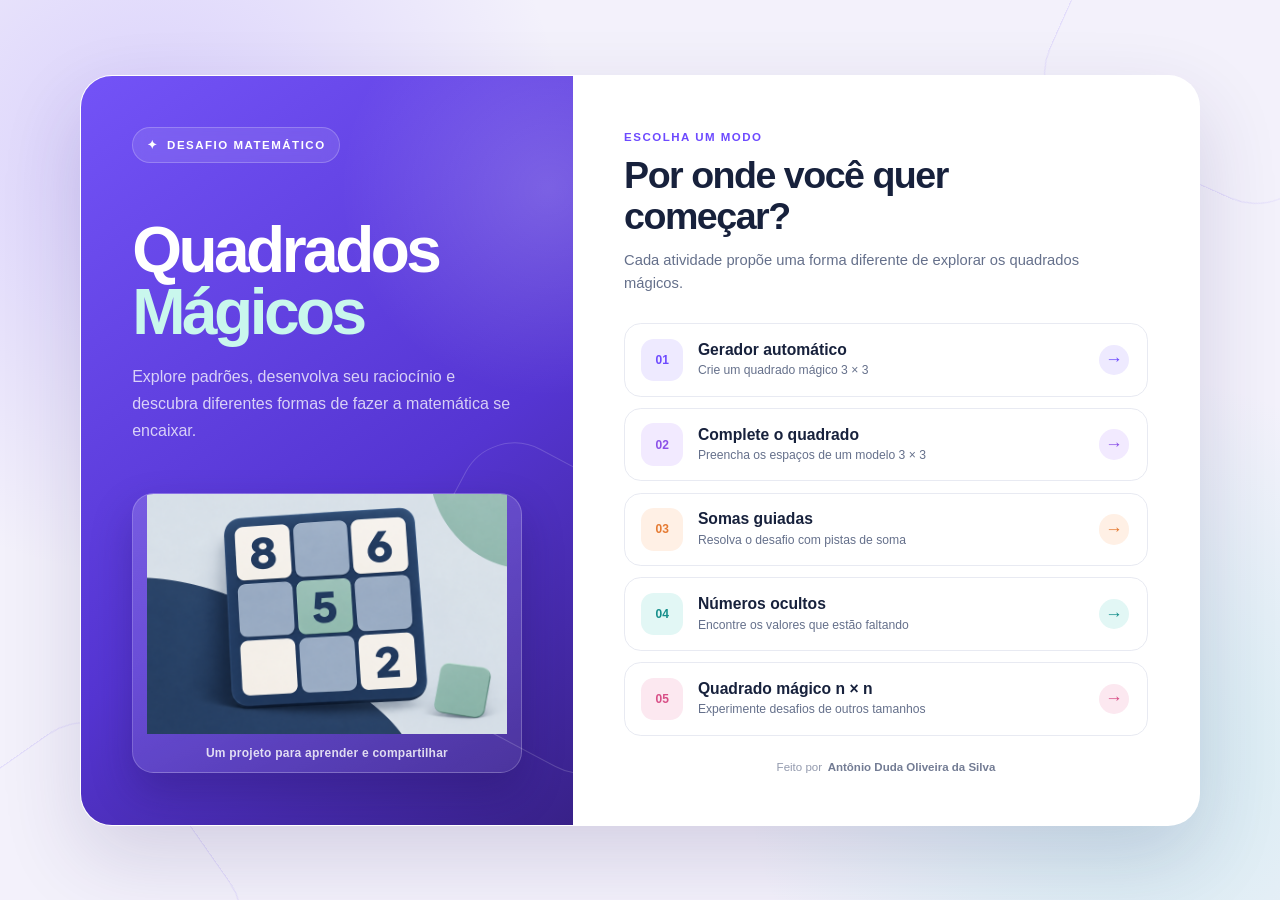
<file: index.html>
<!DOCTYPE html>
<html lang="pt-BR">
<head>
    <meta charset="UTF-8">
    <meta name="viewport" content="width=device-width, initial-scale=1.0">
    <meta name="description" content="Aprenda e pratique quadrados mágicos em cinco modos interativos.">
    <title>Quadrados Mágicos – Aprenda e Pratique Online</title>

    <link rel="canonical" href="https://quadradomagico.antonioduda.workers.dev/">

        <!-- Open Graph -->
    <meta property="og:type" content="website">
    <meta property="og:locale" content="pt_BR">
    <meta property="og:site_name" content="Quadrados Mágicos">
        <meta property="og:title" content="Quadrados Mágicos – Aprenda e Pratique Online">
        <meta property="og:description" content="Aprenda e pratique quadrados mágicos em cinco modos interativos. Explore padrões, raciocínio lógico e desafios matemáticos.">
        <meta property="og:url" content="https://quadradomagico.antonioduda.workers.dev/">
        <meta property="og:image" content="https://quadradomagico.antonioduda.workers.dev/static/og-quadrado-v2.jpg">
        <meta property="og:image:secure_url" content="https://quadradomagico.antonioduda.workers.dev/static/og-quadrado-v2.jpg">
    <meta property="og:image:type" content="image/jpeg">
    <meta property="og:image:width" content="1200">
    <meta property="og:image:height" content="630">
        <meta property="og:image:alt" content="Quadrados Mágicos - aprenda e pratique matemática online">

    <!-- X / Twitter -->
    <meta name="twitter:card" content="summary_large_image">
        <meta name="twitter:title" content="Quadrados Mágicos – Aprenda e Pratique Online">
        <meta name="twitter:description" content="Aprenda e pratique quadrados mágicos em cinco modos interativos.">
        <meta name="twitter:image" content="https://quadradomagico.antonioduda.workers.dev/static/og-quadrado-v2.jpg">
        <meta name="twitter:image:alt" content="Quadrados Mágicos - aprenda e pratique matemática online">

    <style>
:root {
    --ink: #17213c;
    --muted: #65708b;
    --paper: #ffffff;
    --line: #e8eaf2;
    --purple: #6d4aff;
    --purple-dark: #4a2fc4;
}

* {
    box-sizing: border-box;
}

html {
    scroll-behavior: smooth;
}

body {
    min-height: 100vh;
    margin: 0;
    color: var(--ink);
    font-family: "Segoe UI", Arial, sans-serif;
    background:
        radial-gradient(circle at 12% 18%, rgba(132, 100, 255, 0.24), transparent 26rem),
        radial-gradient(circle at 88% 84%, rgba(59, 207, 193, 0.18), transparent 24rem),
        #f3f1fb;
}

body::before,
body::after {
    position: fixed;
    z-index: -1;
    width: 18rem;
    height: 18rem;
    border: 1px solid rgba(109, 74, 255, 0.12);
    border-radius: 4rem;
    content: "";
    transform: rotate(24deg);
}

body::before {
    top: -7rem;
    right: -5rem;
}

body::after {
    bottom: -9rem;
    left: -5rem;
    transform: rotate(55deg);
}

.page-shell {
    display: grid;
    min-height: 100vh;
    padding: clamp(1rem, 4vw, 3.5rem);
    place-items: center;
}

.hero-card {
    display: grid;
    grid-template-columns: minmax(19rem, 0.88fr) minmax(26rem, 1.12fr);
    width: min(70rem, 100%);
    overflow: hidden;
    border: 1px solid rgba(255, 255, 255, 0.8);
    border-radius: 2rem;
    background: var(--paper);
    box-shadow: 0 2rem 5rem rgba(48, 36, 105, 0.16);
}

.intro-panel {
    position: relative;
    display: flex;
    flex-direction: column;
    justify-content: space-between;
    min-height: 44rem;
    padding: clamp(2rem, 4vw, 3.5rem);
    overflow: hidden;
    color: #ffffff;
    background:
        radial-gradient(circle at 95% 15%, rgba(255, 255, 255, 0.18), transparent 13rem),
        linear-gradient(145deg, #7353f7 0%, #5535d2 58%, #382188 100%);
}

.intro-panel::after {
    position: absolute;
    right: -7rem;
    bottom: 5rem;
    width: 17rem;
    height: 17rem;
    border: 1px solid rgba(255, 255, 255, 0.17);
    border-radius: 3.5rem;
    content: "";
    transform: rotate(28deg);
}

.eyebrow,
.step-label {
    display: inline-flex;
    align-items: center;
    gap: 0.55rem;
    width: fit-content;
    font-size: 0.72rem;
    font-weight: 700;
    letter-spacing: 0.13em;
    text-transform: uppercase;
}

.eyebrow {
    padding: 0.65rem 0.85rem;
    border: 1px solid rgba(255, 255, 255, 0.22);
    border-radius: 999px;
    background: rgba(255, 255, 255, 0.1);
    backdrop-filter: blur(8px);
}

.intro-copy {
    position: relative;
    z-index: 1;
    margin: 2.5rem 0 2rem;
}

h1,
h2,
p {
    margin-top: 0;
}

h1,
h2 {
    font-family: "Segoe UI", Arial, sans-serif;
}

h1 {
    margin-bottom: 1.25rem;
    font-size: clamp(2.8rem, 5vw, 4.5rem);
    font-weight: 800;
    line-height: 0.96;
    letter-spacing: -0.055em;
}

h1 span {
    color: #c9f7ed;
}

.intro-copy p {
    max-width: 27rem;
    margin-bottom: 0;
    color: rgba(255, 255, 255, 0.76);
    font-size: 1rem;
    line-height: 1.7;
}

.image-frame {
    position: relative;
    z-index: 1;
    overflow: hidden;
    border: 1px solid rgba(255, 255, 255, 0.2);
    border-radius: 1.35rem;
    background: linear-gradient(160deg, rgba(255, 255, 255, 0.16), rgba(255, 255, 255, 0.07));
    box-shadow: 0 1.2rem 2.5rem rgba(28, 15, 84, 0.28);
}

.magic-image {
    display: block;
    width: 100%;
    height: 15rem;
    object-fit: contain;
    object-position: center bottom;
}

.image-caption {
    display: block;
    padding: 0.75rem 1rem;
    color: rgba(255, 255, 255, 0.82);
    font-size: 0.75rem;
    font-weight: 600;
    text-align: center;
    letter-spacing: 0.02em;
}

.menu-panel {
    display: flex;
    flex-direction: column;
    padding: clamp(2rem, 4vw, 3.5rem);
}

.step-label {
    margin-bottom: 0.75rem;
    color: var(--purple);
}

.menu-header h2 {
    max-width: 28rem;
    margin-bottom: 0.75rem;
    font-size: clamp(1.75rem, 3vw, 2.35rem);
    line-height: 1.1;
    letter-spacing: -0.04em;
}

.menu-header p {
    max-width: 32rem;
    margin-bottom: 1.75rem;
    color: var(--muted);
    font-size: 0.92rem;
    line-height: 1.55;
}

.menu-list {
    display: grid;
    gap: 0.7rem;
}

.menu-item {
    --accent: var(--purple);
    --accent-soft: #eeeaff;
    display: grid;
    grid-template-columns: 2.65rem 1fr 2rem;
    gap: 0.9rem;
    align-items: center;
    min-height: 4.6rem;
    padding: 0.8rem 1rem;
    border: 1px solid var(--line);
    border-radius: 1.05rem;
    color: var(--ink);
    text-decoration: none;
    background: #ffffff;
    transition: border-color 180ms ease, box-shadow 180ms ease, transform 180ms ease;
}

.menu-item:hover,
.menu-item:focus-visible {
    border-color: color-mix(in srgb, var(--accent) 45%, white);
    outline: none;
    box-shadow: 0 0.8rem 1.8rem rgba(45, 34, 95, 0.11);
    transform: translateX(0.35rem);
}

.menu-number {
    display: grid;
    width: 2.65rem;
    height: 2.65rem;
    border-radius: 0.8rem;
    color: var(--accent);
    font-size: 0.75rem;
    font-weight: 800;
    background: var(--accent-soft);
    place-items: center;
}

.menu-copy {
    display: grid;
    gap: 0.16rem;
}

.menu-copy strong {
    font-size: 0.98rem;
    line-height: 1.2;
}

.menu-copy small {
    color: var(--muted);
    font-size: 0.76rem;
    line-height: 1.35;
}

.menu-arrow {
    display: grid;
    width: 1.9rem;
    height: 1.9rem;
    border-radius: 50%;
    color: var(--accent);
    font-size: 1.1rem;
    background: var(--accent-soft);
    transition: color 180ms ease, background 180ms ease;
    place-items: center;
}

.menu-item:hover .menu-arrow,
.menu-item:focus-visible .menu-arrow {
    color: #ffffff;
    background: var(--accent);
}

.mode-violet {
    --accent: #8b51e8;
    --accent-soft: #f2eaff;
}

.mode-orange {
    --accent: #e57a32;
    --accent-soft: #fff0e5;
}

.mode-teal {
    --accent: #168f8b;
    --accent-soft: #e2f7f5;
}

.mode-pink {
    --accent: #d84f87;
    --accent-soft: #fce8f0;
}

.card-footer {
    display: flex;
    flex-wrap: wrap;
    gap: 0.35rem;
    justify-content: center;
    margin-top: auto;
    padding-top: 1.6rem;
    color: #939aae;
    font-size: 0.72rem;
}

.card-footer strong {
    color: #737c94;
    font-weight: 600;
}

@media (max-width: 860px) {
    .hero-card {
        grid-template-columns: 1fr;
        max-width: 40rem;
    }

    .intro-panel {
        display: grid;
        grid-template-columns: 1fr 11rem;
        gap: 1.5rem;
        min-height: auto;
    }

    .eyebrow {
        grid-column: 1 / -1;
    }

    .intro-copy {
        margin: 1rem 0 0;
    }

    .image-frame {
        align-self: end;
    }

    .magic-image {
        height: 12rem;
    }
}

@media (max-width: 560px) {
    .page-shell {
        display: block;
        padding: 0;
    }

    .hero-card {
        border: 0;
        border-radius: 0;
    }

    .intro-panel {
        display: flex;
        min-height: auto;
        padding: 2rem 1.35rem;
    }

    .intro-copy {
        margin: 2rem 0 1.5rem;
    }

    h1 {
        font-size: 3rem;
    }

    .image-frame {
        width: 100%;
    }

    .magic-image {
        height: 14rem;
    }

    .menu-panel {
        padding: 2.25rem 1.1rem 1.5rem;
    }

    .menu-item {
        grid-template-columns: 2.5rem 1fr 1.8rem;
        gap: 0.7rem;
        padding: 0.75rem;
    }

    .menu-item:hover,
    .menu-item:focus-visible {
        transform: translateY(-0.12rem);
    }

    .menu-number {
        width: 2.5rem;
        height: 2.5rem;
    }

    .menu-copy strong {
        font-size: 0.9rem;
    }

    .menu-copy small {
        font-size: 0.7rem;
    }
}

@media (prefers-reduced-motion: reduce) {
    html {
        scroll-behavior: auto;
    }

    .menu-item,
    .menu-arrow {
        transition: none;
    }
}

    </style>
</head>
<body>
    <main class="page-shell">
        <section class="hero-card" aria-labelledby="titulo-principal">
            <div class="intro-panel">
                <span class="eyebrow"><span aria-hidden="true">✦</span> Desafio matemático</span>

                <div class="intro-copy">
                    <h1 id="titulo-principal">Quadrados<br><span>Mágicos</span></h1>
                    <p>Explore padrões, desenvolva seu raciocínio e descubra diferentes formas de fazer a matemática se encaixar.</p>
                </div>

                <div class="image-frame">
                    <img src="static/quadrado.png" class="magic-image" alt="Ilustração de um quadrado mágico">
                    <span class="image-caption">Um projeto para aprender e compartilhar</span>
                </div>
            </div>

            <div class="menu-panel">
                <header class="menu-header">
                    <span class="step-label">Escolha um modo</span>
                    <h2>Por onde você quer começar?</h2>
                    <p>Cada atividade propõe uma forma diferente de explorar os quadrados mágicos.</p>
                </header>

                <nav class="menu-list" aria-label="Modos de jogo">
                    <a class="menu-item mode-blue" href="quadrado1.html">
                        <span class="menu-number">01</span>
                        <span class="menu-copy">
                            <strong>Gerador automático</strong>
                            <small>Crie um quadrado mágico 3 × 3</small>
                        </span>
                        <span class="menu-arrow" aria-hidden="true">→</span>
                    </a>

                    <a class="menu-item mode-violet" href="quadrado2.html">
                        <span class="menu-number">02</span>
                        <span class="menu-copy">
                            <strong>Complete o quadrado</strong>
                            <small>Preencha os espaços de um modelo 3 × 3</small>
                        </span>
                        <span class="menu-arrow" aria-hidden="true">→</span>
                    </a>

                    <a class="menu-item mode-orange" href="quadrado3.html">
                        <span class="menu-number">03</span>
                        <span class="menu-copy">
                            <strong>Somas guiadas</strong>
                            <small>Resolva o desafio com pistas de soma</small>
                        </span>
                        <span class="menu-arrow" aria-hidden="true">→</span>
                    </a>

                    <a class="menu-item mode-teal" href="quadrado4.html">
                        <span class="menu-number">04</span>
                        <span class="menu-copy">
                            <strong>Números ocultos</strong>
                            <small>Encontre os valores que estão faltando</small>
                        </span>
                        <span class="menu-arrow" aria-hidden="true">→</span>
                    </a>

                    <a class="menu-item mode-pink" href="quadrado5.html">
                        <span class="menu-number">05</span>
                        <span class="menu-copy">
                            <strong>Quadrado mágico n × n</strong>
                            <small>Experimente desafios de outros tamanhos</small>
                        </span>
                        <span class="menu-arrow" aria-hidden="true">→</span>
                    </a>
                </nav>

                <footer class="card-footer">
                    <span>Feito por</span>
                    <strong>Antônio Duda Oliveira da Silva</strong>
                </footer>
            </div>
        </section>
    </main>
</body>
</html>
</file>
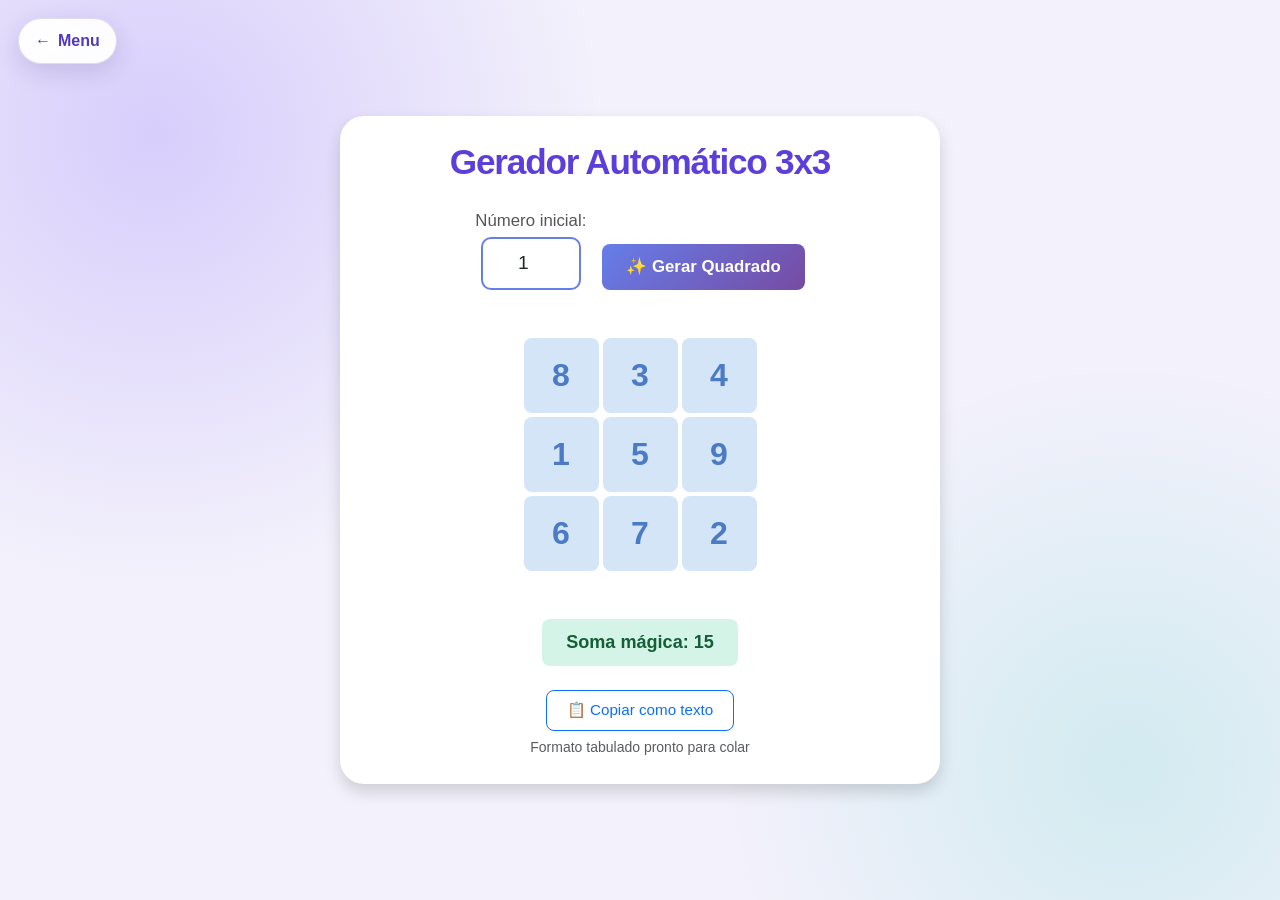
<file: quadrado1.html>
<!DOCTYPE html>
<html lang="pt-br">
<head>
    <meta charset="UTF-8">
    <meta name="viewport" content="width=device-width, initial-scale=1.0">
    <meta name="description" content="Crie quadrados mágicos 3x3 automaticamente, escolha o número inicial e confira a soma mágica de cada linha, coluna e diagonal.">
    <title>Gerador de Quadrado Mágico 3x3</title>
    <link rel="stylesheet" href="https://cdn.jsdelivr.net/npm/bootstrap@5.3.3/dist/css/bootstrap.min.css">
    <link rel="stylesheet" href="static/css/quadrado1.css">
</head>
<body>
<a href="index.html" class="btn btn-voltar-floating" aria-label="Voltar ao menu">&larr; <span>Menu</span></a>
<div class="container container-principal">
    <div class="magic-card bg-white p-4 shadow">
        <h1 class="titulo mb-4">Gerador Automático 3x3</h1>
        <form class="d-flex flex-column flex-sm-row justify-content-center align-items-center gap-3 mb-4" onsubmit="event.preventDefault(); gerarQuadrado();">
            <div class="d-flex flex-column align-items-center">
                <label for="start" class="form-label label-pequeno mb-1 w-100 text-center">Número inicial:</label>
                <input type="number" id="start" value="1" class="form-control text-center input-inicio" style="width:100px;" min="-999" max="999">
            </div>
            <button type="submit" class="btn btn-primary btn-gerar mt-2 mt-sm-4 align-self-sm-end align-self-center">✨ Gerar Quadrado</button>
        </form>
        <div id="magic-result" class="d-flex flex-column align-items-center"></div>
        <div id="copy-box" class="text-center mt-2"></div>
    </div>
</div>
<script src="static/js/magic.js"></script>
<script src="static/js/auto-geracao.js"></script>
<script>
    function copyTexto(texto) {
        if (navigator.clipboard && navigator.clipboard.writeText) {
            navigator.clipboard.writeText(texto).then(() => {
                document.getElementById('copy-box').innerHTML = "<small class='text-success'>Copiado!</small>";
            }).catch(() => {
                document.getElementById('copy-box').innerHTML = "<small class='text-danger'>Não foi possível copiar automaticamente.</small>";
            });
        } else {
            document.getElementById('copy-box').innerHTML = "<small class='text-danger'>Seu navegador não permite cópia automática.</small>";
        }
    }

    function gerarQuadrado() {
        const start = Number(document.getElementById('start').value);
        const square = generateMagicSquareByStart(start);
        const magic = square[0].reduce((a, b) => a + b, 0);

        let table = `<table class="magic-table"><tbody>`;
        for (const row of square) {
            table += "<tr>";
            for (const v of row) table += `<td class="magic-cell">${v}</td>`;
            table += "</tr>";
        }
        table += "</tbody></table>";
        table += `<div class="magic-sum alert alert-info mt-4">Soma mágica: <b>${magic}</b></div>`;
        document.getElementById("magic-result").innerHTML = table;

        const texto = square.map(r => r.join('\t')).join('\n');
        document.getElementById('copy-box').innerHTML = `
            <button type="button" class="btn btn-outline-primary btn-sm mt-3 btn-copiar" onclick='copyTexto(${JSON.stringify(texto)})'>📋 Copiar como texto</button>
            <div class="mt-1"><small class="text-muted">Formato tabulado pronto para colar</small></div>
        `;
    }
    gerarQuadrado = configurarGeracaoAutomatica(['start'], gerarQuadrado);
    window.onload = gerarQuadrado;
</script>
</body>
</html>
</file>
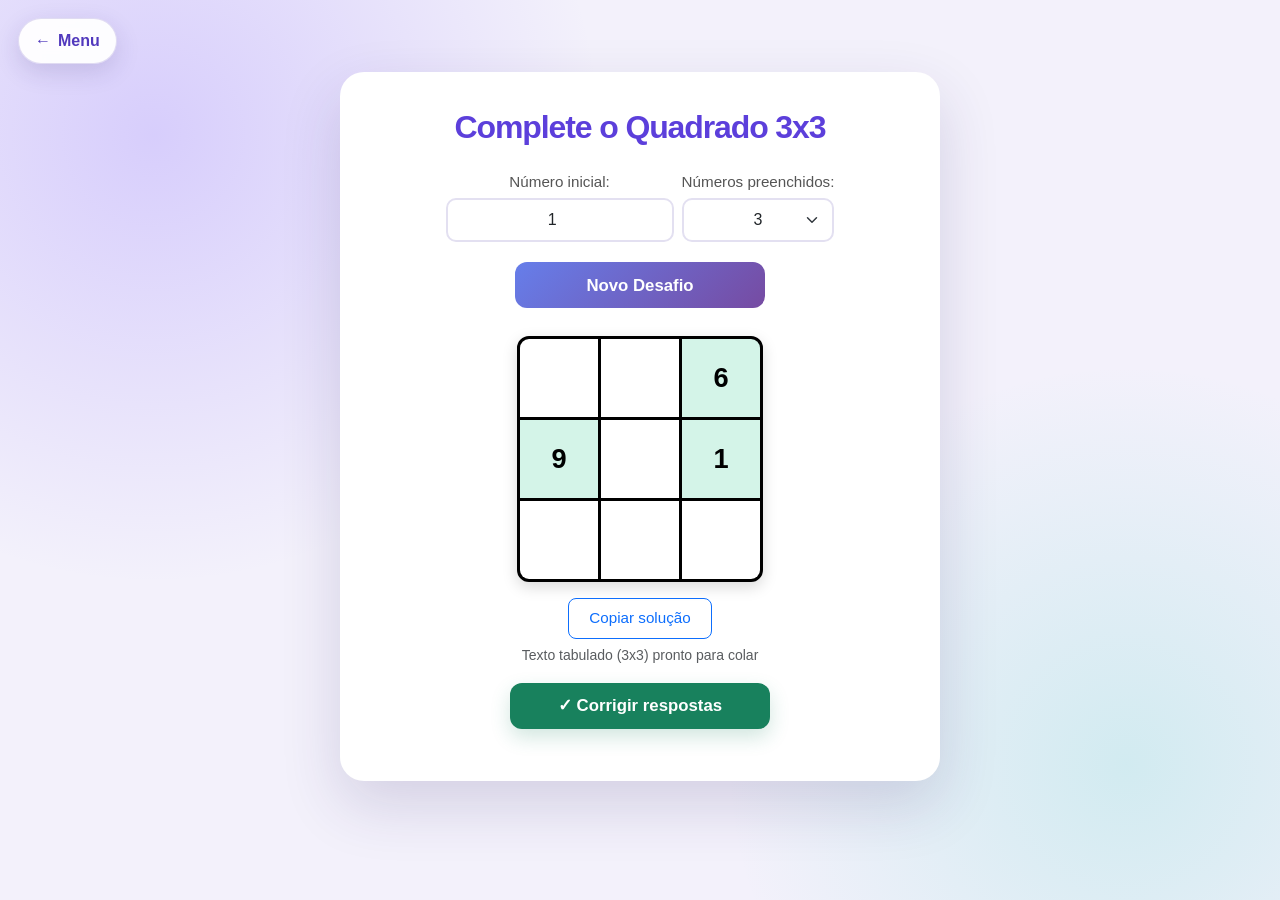
<file: quadrado2.html>
<!DOCTYPE html>
<html lang="pt-br">
<head>
    <meta charset="UTF-8">
    <meta name="viewport" content="width=device-width, initial-scale=1.0">
    <meta name="description" content="Pratique completando um quadrado mágico 3x3: descubra os números que faltam e verifique se todas as somas estão corretas.">
    <title>Complete o Quadrado Mágico 3x3</title>
    <link rel="stylesheet" href="https://cdn.jsdelivr.net/npm/bootstrap@5.3.3/dist/css/bootstrap.min.css">
    <link rel="stylesheet" href="static/css/quadrado2.css">
</head>
<body>
    <a href="index.html" class="btn btn-voltar-floating" aria-label="Voltar ao menu">&larr; <span>Menu</span></a>
    <div class="container d-flex flex-column align-items-center px-2">
        <div class="settings-box text-center mb-3">
            <h1 class="titulo text-center mb-4">Complete o Quadrado 3x3</h1>
            <div class="row g-2 justify-content-center align-items-end mb-3">
                <div class="col-12 col-sm-auto mb-2 mb-sm-0">
                    <label for="start" class="form-label label-pequeno mb-1 w-100">Número inicial:</label>
                    <input type="number" id="start" value="1" class="form-control text-center input-config">
                </div>
                <div class="col-12 col-sm-auto mb-2 mb-sm-0">
                    <label for="visiveis" class="form-label label-pequeno mb-1 w-100">Números preenchidos:</label>
                    <select id="visiveis" class="form-select text-center input-config">
                        <option value="1">1</option>
                        <option value="2">2</option>
                        <option value="3" selected>3</option>
                        <option value="4">4</option>
                        <option value="5">5</option>
                        <option value="6">6</option>
                        <option value="7">7</option>
                        <option value="8">8</option>
                    </select>
                </div>
            </div>
            <button type="button" class="btn btn-primary btn-novo my-1 w-100" style="max-width:250px;" onclick="gerarDesafio()">Novo Desafio</button>
            
            <form id="desafio-form" class="w-100 d-flex flex-column align-items-center" onsubmit="corrigirDesafio(event)">
                <div id="magic-grid-desafio" class="mt-4"></div>
                <div id="copy-box" class="text-center mt-3"></div>
                <button type="submit" class="btn btn-success btn-corrigir mt-3 w-100">✓ Corrigir respostas</button>
                <div id="feedback" class="mt-3 text-center w-100"></div>
            </form>
        </div>
    </div>
    <script src="static/js/auto-geracao.js"></script>
    <script>
        let respostaCorreta = [];
        let startAtual = 1;
        let magicSum = 15;

        function copyTexto(texto) {
            const box = document.getElementById('copy-box');
            if (navigator.clipboard && navigator.clipboard.writeText) {
                navigator.clipboard.writeText(texto).then(() => {
                    box.innerHTML = "<small class='text-success'>Copiado!</small>";
                }).catch(() => {
                    box.innerHTML = "<small class='text-danger'>Não foi possível copiar automaticamente.</small>";
                });
            } else {
                box.innerHTML = "<small class='text-danger'>Seu navegador não permite cópia automática.</small>";
            }
        }

        function rotateRight(sq) {
            return [
                [sq[2][0], sq[1][0], sq[0][0]],
                [sq[2][1], sq[1][1], sq[0][1]],
                [sq[2][2], sq[1][2], sq[0][2]],
            ];
        }
        function flipHorizontal(sq) {
            return [sq[2], sq[1], sq[0]];
        }
        function flipVertical(sq) {
            return sq.map(row => [row[2], row[1], row[0]]);
        }
        function allTransforms(sq) {
            return [
                sq,
                rotateRight(sq),
                rotateRight(rotateRight(sq)),
                rotateRight(rotateRight(rotateRight(sq))),
                flipHorizontal(sq),
                flipVertical(sq),
                rotateRight(flipHorizontal(sq)),
                rotateRight(flipVertical(sq))
            ];
        }

        function gerarQuadrado(start) {
            const base = [
                [8, 1, 6],
                [3, 5, 7],
                [4, 9, 2]
            ];
            const X = start - 1;
            const offseted = base.map(row => row.map(cell => cell + X));
            const variants = allTransforms(offseted);
            return variants[Math.floor(Math.random() * variants.length)];
        }

        function gerarDesafio() {
            document.getElementById('feedback').innerHTML = "";
            startAtual = Number(document.getElementById('start').value);

            const quadrado = gerarQuadrado(startAtual);
            respostaCorreta = quadrado.flat();

            magicSum = quadrado[0].reduce((a, b) => a + b, 0);

            const quantos = parseInt(document.getElementById('visiveis').value, 10);

            const indices = Array.from({length: 9}, (_, i) => i);
            indices.sort(() => Math.random() - 0.5);
            const visiveis = new Set(indices.slice(0, quantos));

            let html = '<div class="magic-grid">';
            for (let i = 0; i < 9; i++) {
                if (visiveis.has(i)) {
                    html += `<div class="magic-cell"><input type="text" value="${respostaCorreta[i]}" readonly class="cell-fixed"></div>`;
                } else {
                    html += `<div class="magic-cell"><input type="number" name="cel${i}" required class="cell-input"></div>`;
                }
            }
            html += '</div>';
            document.getElementById('magic-grid-desafio').innerHTML = html;

            const texto = quadrado.map(r => r.join('\t')).join('\n');
            document.getElementById('copy-box').innerHTML = `
                <button type="button" class="btn btn-outline-primary btn-sm btn-copiar" onclick='copyTexto(${JSON.stringify(texto)})'>Copiar solução</button>
                <div class="mt-1"><small class="text-muted">Texto tabulado (3x3) pronto para colar</small></div>
            `;
        }

        function corrigirDesafio(e) {
            e.preventDefault();
            let ok = true;
            let user = [];
            for (let i = 0; i < 9; i++) {
                const input = document.querySelector(`input[name="cel${i}"]`);
                if (input) {
                    const val = parseInt(input.value, 10);
                    user[i] = val;
                    if (val !== respostaCorreta[i]) {
                        ok = false;
                        input.classList.add("cell-errada");
                        input.classList.remove("cell-certa");
                    } else {
                        input.classList.add("cell-certa");
                        input.classList.remove("cell-errada");
                    }
                } else {
                    user[i] = respostaCorreta[i];
                }
            }
            let isMagic = true;
            for (let i = 0; i < 3; i++) {
                let somaLinha = user[i*3] + user[i*3+1] + user[i*3+2];
                let somaCol = user[i] + user[i+3] + user[i+6];
                if (somaLinha !== magicSum || somaCol !== magicSum) isMagic = false;
            }
            let somaDiag1 = user[0] + user[4] + user[8];
            let somaDiag2 = user[2] + user[4] + user[6];
            if (somaDiag1 !== magicSum || somaDiag2 !== magicSum) isMagic = false;

            document.getElementById('feedback').innerHTML = ok && isMagic
                ? "<span class='alert alert-success px-4 py-2 d-inline-block rounded'>Parabéns, você completou corretamente!</span>"
                : "<span class='alert alert-danger px-4 py-2 d-inline-block rounded'>Ainda tem erros. Tente novamente!</span>";
        }

        gerarDesafio = configurarGeracaoAutomatica(['start', 'visiveis'], gerarDesafio);
        window.onload = gerarDesafio;
    </script>
</body>
</html>
</file>
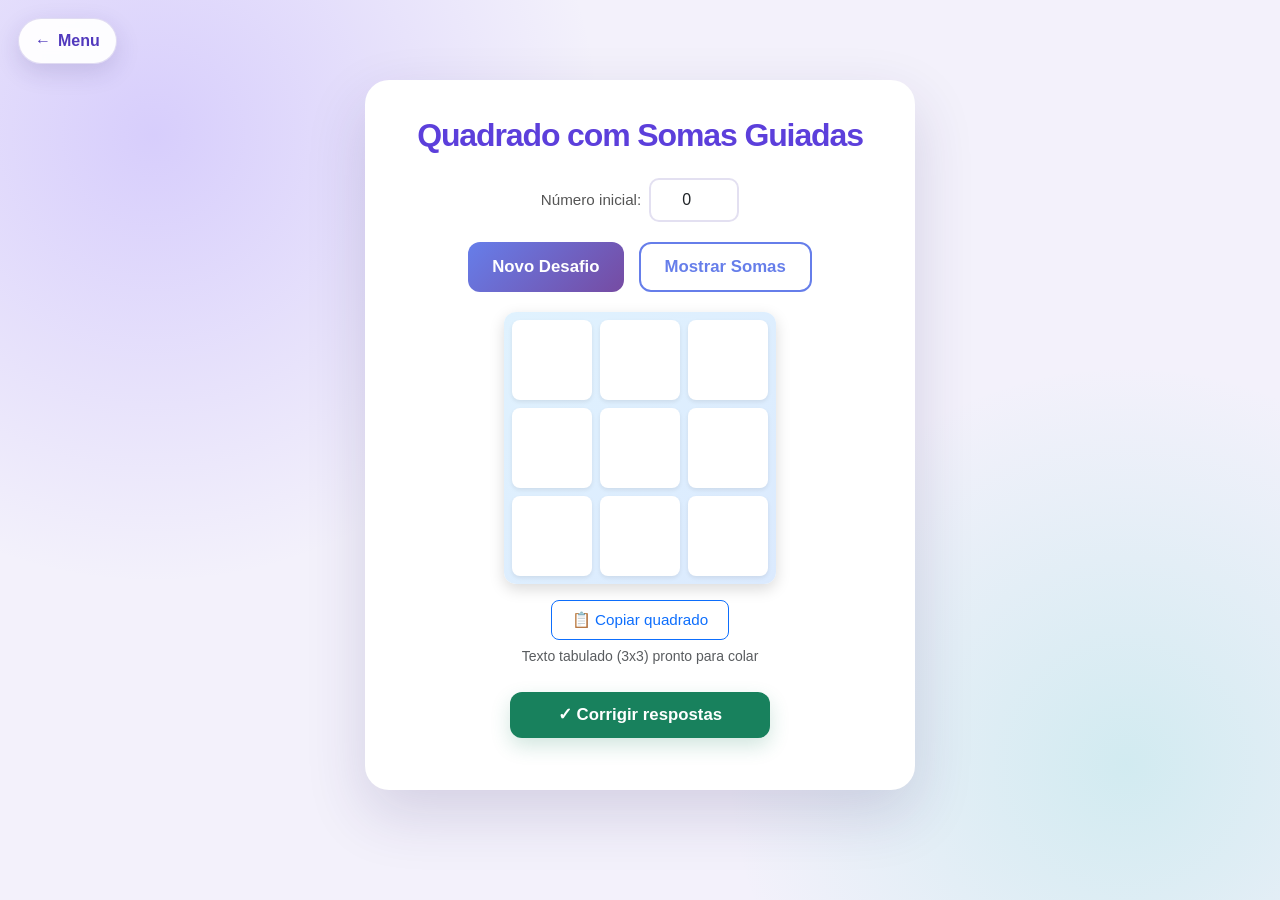
<file: quadrado3.html>
<!DOCTYPE html>
<html lang="pt-br">
<head>
    <meta charset="UTF-8">
    <meta name="viewport" content="width=device-width, initial-scale=1.0">
    <meta name="description" content="Resolva um quadrado mágico 3x3 com somas guiadas nas linhas, colunas e diagonais para aprender a lógica passo a passo.">
    <title>Quadrado Mágico com Somas Guiadas</title>
    <link rel="stylesheet" href="https://cdn.jsdelivr.net/npm/bootstrap@5.3.3/dist/css/bootstrap.min.css">
    <link rel="stylesheet" href="static/css/quadrado3.css">
</head>
<body>
<a href="index.html" class="btn btn-voltar-floating" aria-label="Voltar ao menu">&larr; <span>Menu</span></a>
<div class="container py-4">
    <div class="settings-box text-center">
        <h1 class="mb-4 text-center titulo">Quadrado com Somas Guiadas</h1>
        <div class="row justify-content-center mb-3">
            <div class="col-auto d-flex align-items-center">
                <label for="start" class="form-label mb-0 me-2 label-pequeno">Número inicial:</label>
                <input type="number" id="start" value="0" class="form-control input-config text-center" style="width: 90px;">
            </div>
        </div>
        <div class="btn-group-centered">
            <button type="button" class="btn btn-primary btn-novo" onclick="gerarDesafio()">Novo Desafio</button>
            <button id="toggleSumsBtn" type="button" class="btn btn-outline-primary btn-toggle" onclick="toggleSomas()">Mostrar Somas</button>
        </div>
        <form id="desafio-form" class="text-center" onsubmit="corrigirDesafio(event)">
            <div id="soma-grid" class="my-3"></div>
            <div id="copy-box" class="text-center mb-2"></div>
            <button type="submit" class="btn btn-success btn-corrigir mt-3">✓ Corrigir respostas</button>
        </form>
        <div id="feedback" class="mt-3 text-center"></div>
    </div>
</div>
<script src="static/js/auto-geracao.js"></script>
<script>
let respostaCorreta = [];
let startAtual = 0;
let magic = [];
let magicSum = 0;
let showSomas = false;
let preenchido = [
    [null, null, null],
    [null, null, null],
    [null, null, null]
];

function copyTexto(texto) {
    const box = document.getElementById('copy-box');
    if (navigator.clipboard && navigator.clipboard.writeText) {
        navigator.clipboard.writeText(texto).then(() => {
            box.innerHTML = "<small class='text-success'>Copiado!</small>";
        }).catch(() => {
            box.innerHTML = "<small class='text-danger'>Não foi possível copiar automaticamente.</small>";
        });
    } else {
        box.innerHTML = "<small class='text-danger'>Seu navegador não permite cópia automática.</small>";
    }
}

function gerarQuadrado(start) {
    let base = [
        [8, 1, 6],
        [3, 5, 7],
        [4, 9, 2]
    ];
    let ms = [];
    for (let i = 0; i < 3; i++) {
        ms[i] = [];
        for (let j = 0; j < 3; j++) {
            ms[i][j] = base[i][j] + (start - 1);
        }
    }
    return ms;
}

function calcularMagicSum(magicSquare) {
    return magicSquare[0].reduce((a, b) => a + b, 0);
}

function salvarPreenchido() {
    for (let i = 0; i < 3; i++) {
        for (let j = 0; j < 3; j++) {
            let el = document.getElementById(`cell-${i}-${j}`);
            if (el) {
                let val = el.value === '' ? null : parseInt(el.value);
                preenchido[i][j] = isNaN(val) ? null : val;
            }
        }
    }
}

function restaurarPreenchido() {
    for (let i = 0; i < 3; i++) {
        for (let j = 0; j < 3; j++) {
            let el = document.getElementById(`cell-${i}-${j}`);
            if (el) {
                el.value = preenchido[i][j] !== null ? preenchido[i][j] : '';
            }
        }
    }
}

function renderGrid() {
    let html = `<div class="grid-wrapper ${showSomas ? 'with-sums' : ''}">`;
    html += `<div class="grid-container ${showSomas ? 'with-sums' : ''}">`;
    for (let i = 0; i < 3; i++) {
        for (let j = 0; j < 3; j++) {
            html += `<input type="number" min="-999" max="999" class="magic-input" id="cell-${i}-${j}" autocomplete="off" style="grid-row: ${i+1}; grid-column: ${j+1};">`;
        }
        if (showSomas) {
            html += `<div class="sum-label sum-row" id="sum-row-${i}" style="grid-row: ${i+1}; grid-column: 4;">${magicSum}</div>`;
        }
    }
    if (showSomas) {
        for (let j = 0; j < 3; j++) {
            html += `<div class="sum-label sum-col" id="sum-col-${j}" style="grid-row: 4; grid-column: ${j+1};">${magicSum}</div>`;
        }
        html += `<div class="sum-label sum-diag" id="sum-diag" style="grid-row: 4; grid-column: 4;">${magicSum}</div>`;
    }
    html += `</div></div>`;
    document.getElementById("soma-grid").innerHTML = html;
    restaurarPreenchido();
}

function gerarDesafio() {
    startAtual = Number(document.getElementById('start').value);
    magic = gerarQuadrado(startAtual);
    respostaCorreta = JSON.parse(JSON.stringify(magic));
    magicSum = calcularMagicSum(magic);
    showSomas = false;
    document.getElementById("toggleSumsBtn").innerText = "Mostrar Somas";
    preenchido = [
        [null, null, null],
        [null, null, null],
        [null, null, null]
    ];
    renderGrid();
    document.getElementById("feedback").innerHTML = "";

    const texto = magic.map(r => r.join('\t')).join('\n');
    document.getElementById('copy-box').innerHTML = `
        <button type="button" class="btn btn-outline-primary btn-sm btn-copiar" onclick='copyTexto(${JSON.stringify(texto)})'>📋 Copiar quadrado</button>
        <div class="mt-1"><small class="text-muted">Texto tabulado (3x3) pronto para colar</small></div>
    `;
}

function toggleSomas() {
    salvarPreenchido();
    showSomas = !showSomas;
    document.getElementById("toggleSumsBtn").innerText = showSomas ? "Ocultar Somas" : "Mostrar Somas";
    renderGrid();
}

function corrigirDesafio(event) {
    event.preventDefault();
    salvarPreenchido();
    let correto = true;

    for (let i = 0; i < 3; i++) {
        let somaLinha = preenchido[i].reduce((a, b) => a + (typeof b === 'number' ? b : 0), 0);
        if (somaLinha !== magicSum) correto = false;
    }
    for (let j = 0; j < 3; j++) {
        let somaCol = preenchido.map(row => row[j]).reduce((a, b) => a + (typeof b === 'number' ? b : 0), 0);
        if (somaCol !== magicSum) correto = false;
    }
    let diag1 = (typeof preenchido[0][0] === 'number' ? preenchido[0][0] : 0) +
                (typeof preenchido[1][1] === 'number' ? preenchido[1][1] : 0) +
                (typeof preenchido[2][2] === 'number' ? preenchido[2][2] : 0);
    let diag2 = (typeof preenchido[0][2] === 'number' ? preenchido[0][2] : 0) +
                (typeof preenchido[1][1] === 'number' ? preenchido[1][1] : 0) +
                (typeof preenchido[2][0] === 'number' ? preenchido[2][0] : 0);
    if (diag1 !== magicSum || diag2 !== magicSum) correto = false;

    let filledAll = preenchido.flat().every(x => typeof x === 'number');
    let fb = document.getElementById("feedback");

    if (!filledAll) {
        fb.innerHTML = `<div class="alert alert-warning">Preencha todos os campos!</div>`;
    } else if (correto) {
        fb.innerHTML = `<div class="alert alert-success">Parabéns! Você completou o quadrado mágico corretamente.</div>`;
    } else {
        fb.innerHTML = `<div class="alert alert-danger">Ainda não está correto. Confira as somas e tente novamente!</div>`;
    }
}

gerarDesafio = configurarGeracaoAutomatica(['start'], gerarDesafio);

window.onload = gerarDesafio;
</script>
</body>
</html>
</file>
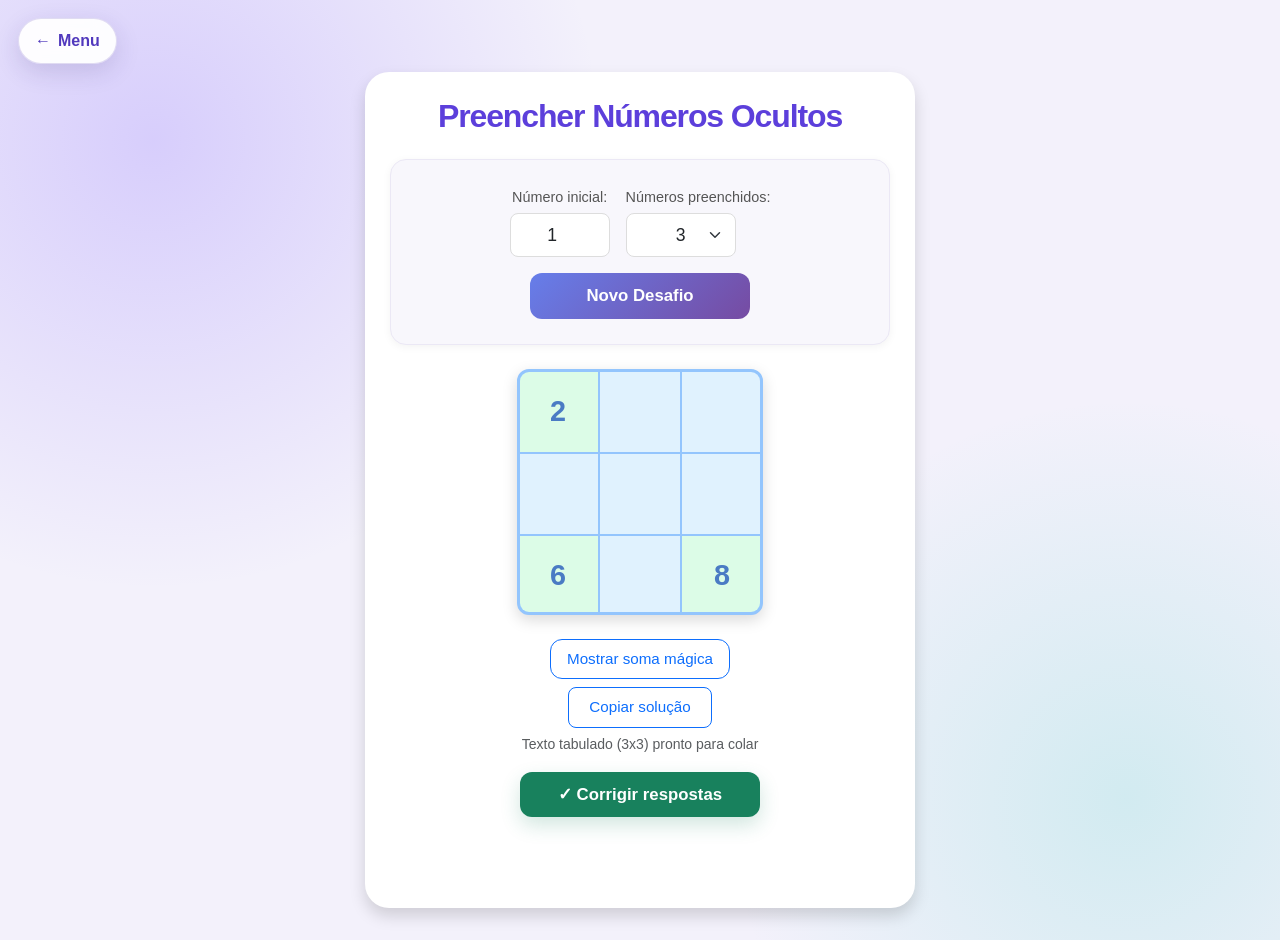
<file: quadrado4.html>
<!DOCTYPE html>
<html lang="pt-br">
<head>
    <meta charset="UTF-8">
    <meta name="viewport" content="width=device-width, initial-scale=1.0">
    <meta name="description" content="Encontre e preencha os números ocultos do quadrado mágico 3x3, usando raciocínio lógico para manter a mesma soma em todas as direções.">
    <title>Quadrado Mágico – Preencha os Números Ocultos</title>
    <link rel="stylesheet" href="https://cdn.jsdelivr.net/npm/bootstrap@5.3.3/dist/css/bootstrap.min.css">
    <link rel="stylesheet" href="static/css/quadrado4.css">
</head>
<body>
    <a href="index.html" class="btn btn-voltar-floating" aria-label="Voltar ao menu">&larr; <span>Menu</span></a>
    <div class="container-principal">
        <div class="magic-card bg-white p-4 shadow">
            <h1 class="titulo text-center mb-4">Preencher Números Ocultos</h1>
            <div class="settings-box mb-4">
                <div class="row g-3 justify-content-center align-items-end mb-3">
                    <div class="col-auto">
                        <label for="start" class="form-label label-pequeno w-100 text-center mb-1">Número inicial:</label>
                        <input type="number" id="start" value="1" class="form-control input-config text-center" style="width:100px;" min="-999" max="999">
                    </div>
                    <div class="col-auto">
                        <label for="visiveis" class="form-label label-pequeno w-100 text-center mb-1">Números preenchidos:</label>
                        <select id="visiveis" class="form-select input-config text-center" style="width:110px;">
                            <option value="1">1</option>
                            <option value="2">2</option>
                            <option value="3" selected>3</option>
                            <option value="4">4</option>
                            <option value="5">5</option>
                            <option value="6">6</option>
                            <option value="7">7</option>
                            <option value="8">8</option>
                        </select>
                    </div>
                </div>
                <button type="button" class="btn btn-primary btn-novo mx-auto d-block" style="max-width:220px;" onclick="gerarDesafio()">Novo Desafio</button>
            </div>
            <form id="desafio-form" onsubmit="corrigirDesafio(event)">
                <div class="magic-grid mx-auto my-4" id="magic-grid-desafio"></div>
                <div class="text-center mb-2">
                    <button type="button" id="toggle-sum-btn" class="btn btn-outline-primary btn-sm btn-toggle-sum" onclick="toggleSoma()">Mostrar soma mágica</button>
                </div>
                <div id="magic-sum-box" class="text-center mb-2"></div>
                <div id="copy-box" class="text-center mb-3"></div>
                <div style="text-align: center;">
                    <button type="submit" class="btn btn-success btn-corrigir">✓ Corrigir respostas</button>
                </div>
            </form>
            <div id="feedback" class="mt-3 text-center"></div>
        </div>
    </div>
<script src="static/js/auto-geracao.js"></script>
<script>
    function getAllTransforms(square) {
        function rotate(sq) {
            return [
                [sq[2][0], sq[1][0], sq[0][0]],
                [sq[2][1], sq[1][1], sq[0][1]],
                [sq[2][2], sq[1][2], sq[0][2]]
            ];
        }
        function flipH(sq) { return [sq[2], sq[1], sq[0]]; }
        let transforms = [];
        let sq = square;
        for (let i = 0; i < 4; i++) {
            transforms.push(sq);
            transforms.push(flipH(sq));
            sq = rotate(sq);
        }
        return transforms;
    }

    function gerarQuadrado(start) {
        const base = [
            [8, 1, 6],
            [3, 5, 7],
            [4, 9, 2]
        ];
        const X = start - 1;
        const offset = base.map(row => row.map(cell => cell + X));
        const all = getAllTransforms(offset);
        const sorteado = all[Math.floor(Math.random() * all.length)];
        return sorteado;
    }

    function escolherIndicesVisiveis(quantos) {
        let indices = Array.from({length: 9}, (_, i) => i);

        if (quantos !== 3) {
            indices.sort(() => Math.random() - 0.5);
            return indices.slice(0, quantos);
        }
        const triosValidos = [
            [0, 4, 8], [2, 4, 6],
            [0, 1, 3], [0, 2, 6], [0, 2, 4], [0, 4, 7], [0, 5, 7], [0, 5, 8], [0, 6, 8], [0, 3, 8], [0, 4, 6],
            [1, 3, 8], [1, 4, 6], [1, 6, 8], [1, 2, 7], [1, 2, 4], [1, 4, 8], [1, 5, 6], [1, 5, 7],
            [2, 3, 7], [2, 3, 8], [2, 4, 6], [2, 4, 7], [2, 5, 6], [2, 5, 7],
            [3, 5, 7], [3, 5, 8], [3, 6, 8], [3, 7, 8], [4, 5, 6], [4, 5, 7], [4, 6, 8], [4, 7, 8],
            [5, 6, 7], [5, 6, 8], [5, 7, 8], [6, 7, 8],
        ].filter(trio => {
            const rows = trio.map(i => Math.floor(i / 3));
            const cols = trio.map(i => i % 3);
            return !(rows[0] === rows[1] && rows[1] === rows[2]) &&
                   !(cols[0] === cols[1] && cols[1] === cols[2]);
        });
        return triosValidos[Math.floor(Math.random() * triosValidos.length)];
    }

    let respostaCorreta = [];
    let startAtual = 1;
    let quadradoAtual = [];
    let magicSum = 0;
    let showSoma = false;

    function renderSoma() {
        const box = document.getElementById('magic-sum-box');
        const btn = document.getElementById('toggle-sum-btn');
        if (btn) btn.innerText = showSoma ? 'Ocultar soma mágica' : 'Mostrar soma mágica';
        if (!box) return;
        if (showSoma) {
            box.innerHTML = `<div class="magic-sum">Soma mágica: <strong>${magicSum}</strong></div>`;
        } else {
            box.innerHTML = '';
        }
    }

    function toggleSoma() {
        showSoma = !showSoma;
        renderSoma();
    }

    function copyTexto(texto) {
        const box = document.getElementById('copy-box');
        if (navigator.clipboard && navigator.clipboard.writeText) {
            navigator.clipboard.writeText(texto).then(() => {
                box.innerHTML = "<small class='text-success'>Copiado!</small>";
            }).catch(() => {
                box.innerHTML = "<small class='text-danger'>Não foi possível copiar automaticamente.</small>";
            });
        } else {
            box.innerHTML = "<small class='text-danger'>Seu navegador não permite cópia automática.</small>";
        }
    }

    function gerarDesafio() {
        document.getElementById('feedback').innerHTML = "";
        startAtual = Number(document.getElementById('start').value);
        quadradoAtual = gerarQuadrado(startAtual);
        respostaCorreta = quadradoAtual.flat();
        magicSum = quadradoAtual[0].reduce((a, b) => a + b, 0);
        showSoma = false;
        const quantos = parseInt(document.getElementById('visiveis').value, 10);
        const indices = escolherIndicesVisiveis(quantos);
        const visiveis = new Set(indices);
        let html = '';
        for (let i = 0; i < 3; i++) {
            html += '<div class="magic-row">';
            for (let j = 0; j < 3; j++) {
                const idx = i * 3 + j;
                if (visiveis.has(idx)) {
                    html += `<div class="magic-cell"><input type="text" value="${respostaCorreta[idx]}" readonly class="cell-fixed"></div>`;
                } else {
                    html += `<div class="magic-cell"><input type="number" name="cel${idx}" required class="cell-input"></div>`;
                }
            }
            html += '</div>';
        }
        document.getElementById('magic-grid-desafio').innerHTML = html;

        const texto = quadradoAtual.map(r => r.join('\t')).join('\n');
        document.getElementById('copy-box').innerHTML = `
            <button type="button" class="btn btn-outline-primary btn-sm btn-copiar" onclick='copyTexto(${JSON.stringify(texto)})'>Copiar solução</button>
            <div class="mt-1"><small class="text-muted">Texto tabulado (3x3) pronto para colar</small></div>
        `;
        renderSoma();
    }

    function corrigirDesafio(e) {
        e.preventDefault();
        let ok = true;
        for (let i = 0; i < 9; i++) {
            const input = document.querySelector(`input[name="cel${i}"]`);
            if (input) {
                if (parseInt(input.value, 10) !== respostaCorreta[i]) {
                    ok = false;
                    input.classList.add("cell-errada");
                    input.classList.remove("cell-certa");
                } else {
                    input.classList.add("cell-certa");
                    input.classList.remove("cell-errada");
                }
            }
        }
        document.getElementById('feedback').innerHTML = ok
            ? "<span class='alert alert-success'>Parabéns, você completou corretamente!</span>"
            : "<span class='alert alert-danger'>Ainda tem erros. Tente novamente!</span>";
    }

    gerarDesafio = configurarGeracaoAutomatica(['start', 'visiveis'], gerarDesafio);
    window.onload = gerarDesafio;
</script>
</body>
</html>
</file>
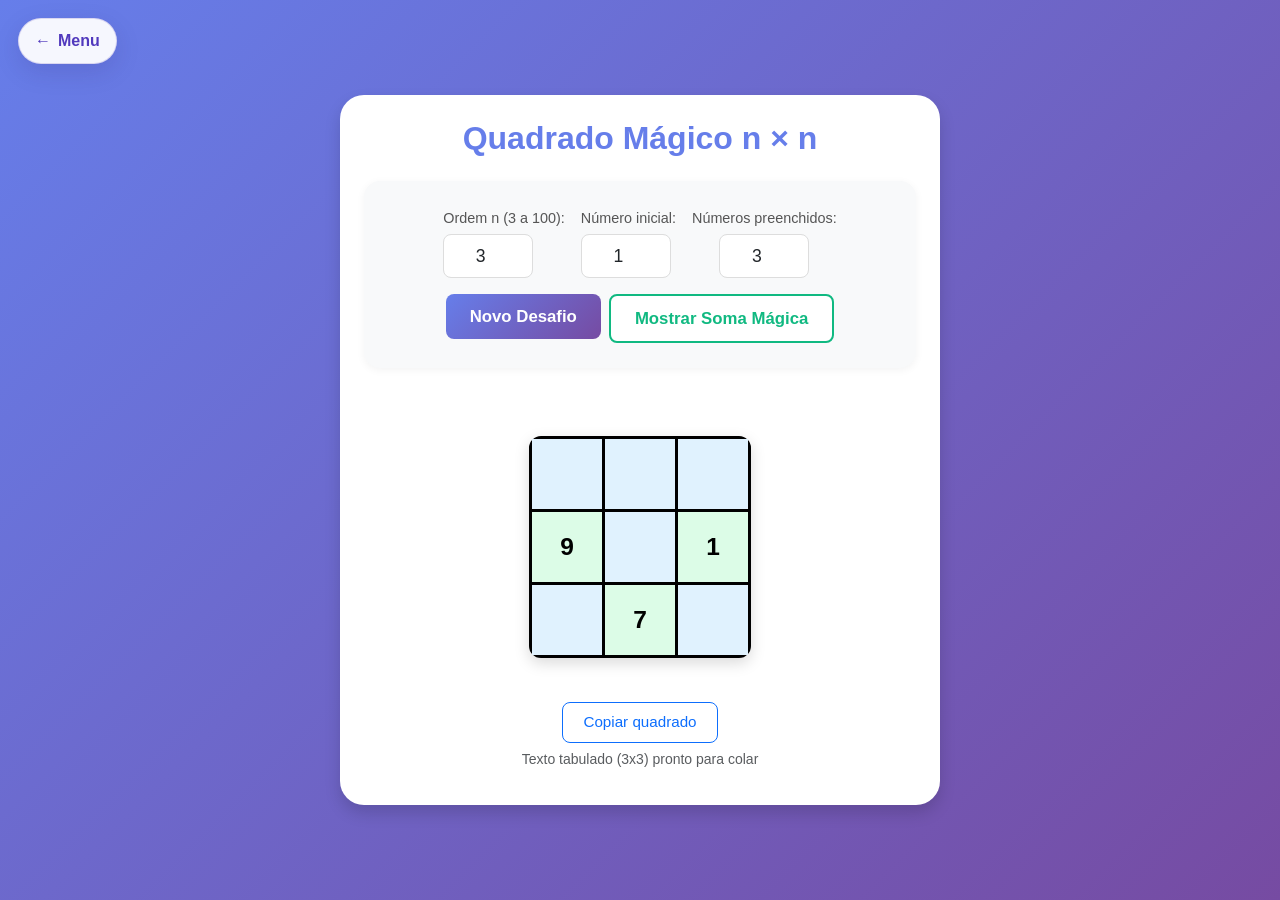
<file: quadrado5.html>
<!DOCTYPE html>
<html lang="pt-br">
<head>
    <meta charset="UTF-8">
    <meta name="viewport" content="width=device-width, initial-scale=1.0">
    <meta name="description" content="Gere e resolva quadrados mágicos de ordem n × n, escolha o tamanho, o número inicial e a quantidade de valores exibidos no desafio.">
    <title>Quadrado Mágico n × n</title>
    <link rel="stylesheet" href="https://cdn.jsdelivr.net/npm/bootstrap@5.3.3/dist/css/bootstrap.min.css">
    <link rel="stylesheet" href="static/css/quadrado5.css">
    <style>
        body, .magic-card, .magic-grid, .magic-cell, .magic-row, input {
            user-select: text !important;
            -webkit-user-select: text !important;
        }
        .magic-cell input::-webkit-outer-spin-button,
        .magic-cell input::-webkit-inner-spin-button {
            -webkit-appearance: none; margin: 0;
        }
        .magic-cell input[type=number] {
            -moz-appearance: textfield;
        }
        .soma-box {
            margin: 10px 0 4px 0;
            text-align: center;
            font-size: 1.16em;
            color: #175176;
        }
        .btn-mostrar-soma {
            font-weight: 600;
        }
    </style>
</head>
<body>
    <a href="index.html" class="btn btn-voltar-floating" aria-label="Voltar ao menu">&larr; <span>Menu</span></a>
    <div class="container-principal">
        <div class="magic-card bg-white p-4 shadow">
            <h1 class="titulo text-center mb-4">Quadrado Mágico n × n</h1>
            <div class="settings-box mb-4">
                <div class="row g-3 justify-content-center align-items-end mb-3">
                    <div class="col-auto">
                        <label for="n" class="form-label label-pequeno w-100 text-center mb-1">Ordem n (3 a 100):</label>
                        <input type="number" id="n" value="3" min="3" max="100" class="form-control input-config text-center" style="width:90px;">
                    </div>
                    <div class="col-auto">
                        <label for="start" class="form-label label-pequeno w-100 text-center mb-1">Número inicial:</label>
                        <input type="number" id="start" value="1" class="form-control input-config text-center" style="width:90px;" min="1" max="99999">
                    </div>
                    <div class="col-auto">
                        <label for="visiveis" class="form-label label-pequeno w-100 text-center mb-1">Números preenchidos:</label>
                        <input type="number" id="visiveis" value="3" min="1" class="form-control input-config text-center mx-auto" style="width:90px;">
                    </div>
                </div>
                <div class="row g-2 justify-content-center">
                    <div class="col-auto">
                        <button type="button" class="btn btn-primary btn-novo" style="min-width:150px;" onclick="gerarDesafio()">Novo Desafio</button>
                    </div>
                    <div class="col-auto">
                        <button type="button" class="btn btn-outline-success btn-mostrar-soma" style="min-width:150px;" onclick="mostrarSomaMistica()">Mostrar Soma Mágica</button>
                    </div>
                </div>
            </div>
            <form id="desafio-form" onsubmit="corrigirDesafio(event)">
                <div class="grid-wrapper">
                    <div class="magic-grid mx-auto my-4" id="magic-grid-desafio"></div>
                </div>
            </form>
            <div id="copy-box" class="text-center mb-2"></div>
            <div class="soma-box" id="soma-total"></div>
            <div id="feedback" class="mt-2 text-center"></div>
        </div>
    </div>
<script src="static/js/magic.js"></script>
<script src="static/js/auto-geracao.js"></script>
<script>
let respostaCorreta = [];
let ordem = 3;
let visiveis_atual = 3;
let somaMistica = 0;
let somaVisivel = false;

function copyTexto(texto) {
    const box = document.getElementById('copy-box');
    if (navigator.clipboard && navigator.clipboard.writeText) {
        navigator.clipboard.writeText(texto).then(() => {
            box.innerHTML = "<small class='text-success'>Copiado!</small>";
        }).catch(() => {
            box.innerHTML = "<small class='text-danger'>Não foi possível copiar automaticamente.</small>";
        });
    } else {
        box.innerHTML = "<small class='text-danger'>Seu navegador não permite cópia automática.</small>";
    }
}

function limitarVisiveis() {
    const ordemInformada = Number(document.getElementById('n').value);
    if (!Number.isInteger(ordemInformada) || ordemInformada < 3 || ordemInformada > 100) return;
    let visiveisInput = document.getElementById('visiveis');
    visiveisInput.max = ordemInformada * ordemInformada;
    if (Number(visiveisInput.value) > ordemInformada * ordemInformada) {
        visiveisInput.value = ordemInformada * ordemInformada;
    }
    if (Number(visiveisInput.value) < 1) {
        visiveisInput.value = 1;
    }
}

function gerarDesafio() {
    document.getElementById('feedback').innerHTML = "";
    document.getElementById('soma-total').innerHTML = "";
    somaVisivel = false;
    ordem = Number(document.getElementById('n').value);
    visiveis_atual = Number(document.getElementById('visiveis').value);
    const start = Number(document.getElementById('start').value);

    const data = gerarQuadrado5Desafio(ordem, start, visiveis_atual);
    const quadrado = data.quadrado;
    const visiveis = new Set(data.visiveis);
    somaMistica = data.soma;
    respostaCorreta = [].concat(...quadrado);

    const grid = document.getElementById('magic-grid-desafio');
    const wrapper = document.querySelector('.grid-wrapper');
    const maxGridSize = Math.min(560, (wrapper?.clientWidth || 600) - 24);
    const minCell = 18;
    const cellSize = Math.max(minCell, Math.min(70, Math.floor(maxGridSize / ordem)));
    grid.style.setProperty('--cell-size', `${cellSize}px`);
    grid.style.gridTemplateColumns = `repeat(${ordem}, ${cellSize}px)`;
    grid.style.gridTemplateRows = `repeat(${ordem}, ${cellSize}px)`;
    
    let html = '';
    for (let i = 0; i < ordem; i++) {
        for (let j = 0; j < ordem; j++) {
            const idx = i * ordem + j;
            if (visiveis.has(idx)) {
                html += `<input type="text" value="${respostaCorreta[idx]}" readonly class="grid-cell cell-fixed">`;
            } else {
                html += `<input type="number" name="cel${idx}" min="1" step="1" class="grid-cell cell-input" oninput="if(this.value<1)this.value=1;">`;
            }
        }
    }
    grid.innerHTML = html;

    const texto = quadrado.map(r => r.join('\t')).join('\n');
    document.getElementById('copy-box').innerHTML = `
        <button type="button" class="btn btn-outline-primary btn-sm btn-copiar" onclick='copyTexto(${JSON.stringify(texto)})'>Copiar quadrado</button>
        <div class="mt-1"><small class="text-muted">Texto tabulado (${quadrado.length}x${quadrado.length}) pronto para colar</small></div>
    `;
}

function mostrarSomaMistica() {
    const el = document.getElementById('soma-total');
    if (!somaVisivel) {
        el.innerHTML = 'Soma mágica deste quadrado: <b>' + somaMistica + '</b>';
    } else {
        el.innerHTML = '';
    }
    somaVisivel = !somaVisivel;
}

function corrigirDesafio(e) {
    e.preventDefault();
    let ok = true;
    for (let i = 0; i < ordem * ordem; i++) {
        const input = document.querySelector(`input[name="cel${i}"]`);
        if (input) {
            const val = parseInt(input.value, 10);
            if (val !== respostaCorreta[i]) {
                ok = false;
                input.classList.add('cell-errada');
                input.classList.remove('cell-certa');
            } else {
                input.classList.add('cell-certa');
                input.classList.remove('cell-errada');
            }
        }
    }
    document.getElementById('feedback').innerHTML = ok
        ? "<span class='alert alert-success'>Parabéns, você completou corretamente!</span>"
        : "<span class='alert alert-danger'>Ainda tem erros. Tente novamente!</span>";
}

gerarDesafio = configurarGeracaoAutomatica(['n', 'start', 'visiveis'], gerarDesafio, limitarVisiveis);
window.onload = gerarDesafio;
</script>
</body>
</html>
</file>
<file: static/css/quadrado1.css>
* {
    box-sizing: border-box;
}

body {
    background: linear-gradient(135deg, #667eea 0%, #764ba2 100%);
    font-family: 'Segoe UI', Tahoma, Geneva, Verdana, sans-serif;
    min-height: 100vh;
    margin: 0;
    display: flex;
    justify-content: center;
    align-items: center;
}

.container-principal {
    width: 100%;
    max-width: 1200px;
    padding: 20px;
    display: flex;
    justify-content: center;
    align-items: center;
    min-height: 100vh;
}

.magic-card {
    width: 100%;
    max-width: 600px;
    box-shadow: 0 20px 60px rgba(0,0,0,0.3);
    border-radius: 24px;
    background: #ffffff;
    padding: 40px;
    display: flex;
    flex-direction: column;
    align-items: center;
    transition: transform 0.3s ease;
}

.magic-card:hover {
    transform: translateY(-5px);
}

.titulo {
    text-align: center;
    font-size: 2.2rem;
    font-weight: 700;
    color: #667eea;
    margin-bottom: 1.5rem;
    text-shadow: 2px 2px 4px rgba(0,0,0,0.1);
}

.label-pequeno {
    font-size: 1.05rem;
    font-weight: 500;
    color: #555;
}

.input-inicio {
    font-size: 1.2rem;
    padding: 10px 15px;
    border-radius: 10px;
    text-align: center;
    min-width: 100px;
    border: 2px solid #667eea;
    transition: all 0.3s ease;
}

.input-inicio:focus {
    outline: none;
    border-color: #764ba2;
    box-shadow: 0 0 15px rgba(102, 126, 234, 0.3);
}

.btn-gerar {
    font-size: 1.05rem;
    padding: 10px 24px;
    border-radius: 8px;
    font-weight: 600;
    margin-top: 10px;
    background: linear-gradient(135deg, #667eea 0%, #764ba2 100%);
    border: none;
    transition: all 0.3s ease;
    color: white;
    cursor: pointer;
}

.btn-gerar:hover, .btn-gerar:focus {
    background: linear-gradient(135deg, #764ba2 0%, #667eea 100%);
    box-shadow: 0 8px 25px rgba(102, 126, 234, 0.4);
    transform: translateY(-2px);
}

.magic-table {
    margin: 20px auto;
    background: transparent;
    border-radius: 15px;
    border-collapse: separate;
    border-spacing: 4px;
    overflow: hidden;
}

.magic-cell {
    font-size: 2rem;
    font-weight: 600;
    width: 75px;
    height: 75px;
    background: #d4e5f7;
    color: #4a7bc4;
    border: none;
    border-radius: 8px;
    text-align: center;
    vertical-align: middle;
    transition: all 0.3s ease;
    padding: 0;
}

.magic-cell:hover {
    background: #bdd4ed;
    transform: scale(1.05);
}



.magic-sum {
    font-size: 1.15rem;
    font-weight: 600;
    color: #165e37;
    background: #d4f4e8 !important;
    border-radius: 8px;
    margin: 20px auto 0 auto;
    padding: 10px 24px;
    box-shadow: none;
    text-align: center;
    display: inline-block;
    border: none;
}

.btn-outline-secondary {
    margin-top: 20px;
    border-radius: 12px;
    font-weight: 500;
    width: 100%;
    max-width: 250px;
    padding: 10px 20px;
    background: rgba(255,255,255,0.9);
    transition: all 0.3s ease;
}

.btn-copiar {
    border-radius: 8px;
    padding: 8px 20px;
    font-size: 0.95rem;
}

.btn-outline-secondary:hover {
    transform: translateY(-2px);
    box-shadow: 0 5px 15px rgba(0,0,0,0.2);
}

.magic-sum {
    font-size: 1.13em;
    font-weight: 600;
    color: #165e37;
    background: #d4f4e8 !important;
    border-radius: 8px;
    margin: 20px auto 0 auto;
    padding: 10px 24px;
    box-shadow: none;
    text-align: center;
}

.btn-outline-secondary {
    margin-top: 16px;
    border-radius: 10px;
    font-weight: 500;
    width: 100%;
    max-width: 210px;
}

/* Tablets */
@media (max-width: 768px) {
    .magic-card {
        padding: 30px 25px;
        max-width: 90%;
    }
    
    .titulo {
        font-size: 1.8rem;
    }
    
    .magic-cell {
        font-size: 1.8em;
        width: 70px;
        height: 70px;
    }
}

/* Mobile */
@media (max-width: 480px) {
    .container-principal {
        padding: 15px;
    }
    
    .magic-card {
        padding: 25px 20px;
    }
    
    .titulo {
        font-size: 1.4rem;
    }
    
    .magic-cell {
        font-size: 1.4em;
        width: 60px;
        height: 60px;
        border: 2px solid #90caf9;
    }
    
    .input-inicio {
        font-size: 1rem;
        min-width: 80px;
    }
    
    .btn-gerar {
        font-size: 1rem;
        padding: 10px 20px;
    }
    
    .btn-outline-secondary {
        font-size: 0.95rem;
    }
}

/* Acabamento visual compartilhado das atividades */
body {
    align-items: flex-start;
    color: #17213c;
    background:
        radial-gradient(circle at 12% 15%, rgba(132, 100, 255, 0.25), transparent 28rem),
        radial-gradient(circle at 88% 85%, rgba(59, 207, 193, 0.18), transparent 25rem),
        #f3f1fb;
}

.magic-card {
    border: 1px solid rgba(255, 255, 255, 0.9);
    box-shadow: 0 24px 60px rgba(48, 36, 105, 0.16);
}

.magic-card:hover { transform: none; }

.titulo {
    color: #5c3fdb;
    letter-spacing: -0.035em;
    text-shadow: none;
}

.btn-voltar-floating {
    position: fixed;
    top: 18px;
    left: 18px;
    z-index: 1000;
    display: inline-flex;
    gap: 7px;
    align-items: center;
    padding: 10px 16px;
    border: 1px solid rgba(91, 68, 184, 0.18);
    border-radius: 999px;
    color: #5139bd;
    font-weight: 700;
    background: rgba(255, 255, 255, 0.94);
    box-shadow: 0 8px 24px rgba(48, 36, 105, 0.15);
    backdrop-filter: blur(10px);
}

.btn-voltar-floating:hover,
.btn-voltar-floating:focus-visible {
    color: #fff;
    background: #6246dc;
    transform: translateY(-2px);
}

@media (max-width: 480px) {
    .btn-voltar-floating { top: 10px; left: 10px; padding: 9px 13px; }
    .container-principal { padding-top: 64px; }
}
</file>
<file: static/css/quadrado2.css>
* {
    box-sizing: border-box;
}

body {
    background: linear-gradient(135deg, #667eea 0%, #764ba2 100%);
    font-family: 'Segoe UI', Tahoma, Geneva, Verdana, sans-serif;
    min-height: 100vh;
    margin: 0;
    padding: 20px;
    display: flex;
    justify-content: center;
    align-items: center;
}

.container {
    width: 100%;
    max-width: 1200px;
    margin: 0 auto;
}

.titulo {
    font-size: 2rem;
    font-weight: 700;
    color: #667eea;
    text-shadow: none;
}

.label-pequeno {
    font-size: 0.95rem;
    font-weight: 500;
    color: #555;
}

.settings-box {
    background: #ffffff;
    border-radius: 20px;
    box-shadow: 0 10px 30px rgba(0,0,0,0.2);
    padding: 35px;
    margin: 20px auto;
    max-width: 600px;
}

.input-config {
    border: 1px solid #ddd;
    border-radius: 6px;
    padding: 8px 12px;
}

.magic-grid {
    display: grid;
    grid-template-columns: repeat(3, 80px);
    grid-template-rows: repeat(3, 80px);
    gap: 2px;
    border-radius: 12px;
    overflow: hidden;
    border: 3px solid #4ecdc4;
    box-shadow: 0 5px 15px rgba(0,0,0,0.15);
    background: #4ecdc4;
    margin: 0 auto;
    width: 246px;
    height: 246px;
    padding: 0;
}

.magic-cell {
    display: flex;
    align-items: center;
    justify-content: center;
    background: #ffffff;
    width: 80px;
    height: 80px;
    aspect-ratio: 1/1;
    border: none;
}

.magic-cell:nth-child(3n) { 
    border-right: none; 
}

.magic-cell:nth-child(n+7) { 
    border-bottom: none; 
}

.magic-cell input {
    width: 100%;
    height: 100%;
    font-size: 1.7rem;
    text-align: center;
    border: none;
    background: transparent;
    font-weight: 600;
    color: #4a7bc4;
    transition: all 0.3s ease;
    outline: none;
    padding: 0;
    margin: 0;
    line-height: 80px;
}

.cell-fixed {
    background: #d4f4e8 !important;
    color: #4a7bc4;
    font-weight: 600;
}

.cell-input {
    background: #ffffff;
}

.cell-input:focus {
    background: #f0f8ff;
}

.cell-certa {
    background: #a5d6a7 !important;
    color: #1b5e20;
    animation: pulse 0.5s;
}

.cell-errada {
    background: #ef9a9a !important;
    color: #b71c1c;
    animation: shake 0.5s;
}

@keyframes pulse {
    0%, 100% { transform: scale(1); }
    50% { transform: scale(1.1); }
}

@keyframes shake {
    0%, 100% { transform: translateX(0); }
    25% { transform: translateX(-5px); }
    75% { transform: translateX(5px); }
}

.btn-novo {
    font-size: 1.05rem;
    border-radius: 8px;
    padding: 10px 24px;
    font-weight: 600;
    background: linear-gradient(135deg, #667eea 0%, #764ba2 100%);
    border: none;
    color: white;
    transition: all 0.3s ease;
}

.btn-novo:hover {
    background: linear-gradient(135deg, #764ba2 0%, #667eea 100%);
    transform: translateY(-2px);
    box-shadow: 0 8px 25px rgba(102, 126, 234, 0.4);
}

.btn-copiar {
    border-radius: 8px;
    padding: 8px 20px;
    font-size: 0.95rem;
}

.btn-success {
    border-radius: 8px;
    padding: 10px 24px;
    font-size: 1.05rem;
    font-weight: 600;
    background-color: #28a745;
    border: none;
}

.btn-success:hover {
    background-color: #218838;
}

.btn-outline-secondary {
    border-radius: 8px;
    padding: 9px 20px;
    font-weight: 500;
    font-size: 0.95rem;
}

/* Tablets */
@media (max-width: 768px) {
    .titulo {
        font-size: 1.8rem;
    }
    
    .magic-grid {
        grid-template-columns: repeat(3, 70px);
        grid-template-rows: repeat(3, 70px);
        width: 216px;
        height: 216px;
        gap: 2px;
        border: 3px solid #4ecdc4;
    }
    
    .magic-cell input {
        font-size: 1.6rem;
    }
    
    .settings-box {
        padding: 20px;
    }
}

/* Mobile */
@media (max-width: 480px) {
    body {
        padding: 15px;
    }
    
    .titulo {
        font-size: 1.4rem;
    }
    
    .magic-grid {
        grid-template-columns: repeat(3, 60px);
        grid-template-rows: repeat(3, 60px);
        width: 186px;
        height: 186px;
        gap: 2px;
        border: 3px solid #4ecdc4;
    }
    
    .magic-cell input {
        font-size: 1.3rem;
    }
    
    .settings-box {
        padding: 20px;
    }
    
    .btn-novo, .btn-success {
        font-size: 1rem;
        padding: 10px 20px;
    }
}

/* Acabamento visual e controles sempre acessíveis */
body {
    align-items: flex-start;
    padding: 72px 20px 32px;
    color: #17213c;
    background:
        radial-gradient(circle at 12% 15%, rgba(132, 100, 255, 0.25), transparent 28rem),
        radial-gradient(circle at 88% 85%, rgba(59, 207, 193, 0.18), transparent 25rem),
        #f3f1fb;
}

.settings-box {
    width: min(600px, 100%);
    margin: 0 auto;
    border: 1px solid rgba(255, 255, 255, 0.9);
    border-radius: 24px;
    box-shadow: 0 24px 60px rgba(48, 36, 105, 0.16);
}

.titulo {
    color: #5c3fdb;
    letter-spacing: -0.035em;
}

.input-config {
    min-height: 44px;
    border: 2px solid #e3e0f1;
    border-radius: 10px;
}

.input-config:focus {
    border-color: #7353f7;
    box-shadow: 0 0 0 4px rgba(115, 83, 247, 0.12);
}

.btn-novo,
.btn-corrigir {
    min-height: 46px;
    border-radius: 12px;
}

.btn-corrigir {
    max-width: 260px;
    background: #18815d;
    box-shadow: 0 8px 20px rgba(24, 129, 93, 0.2);
}

.btn-voltar-floating {
    position: fixed;
    top: 18px;
    left: 18px;
    z-index: 1000;
    display: inline-flex;
    gap: 7px;
    align-items: center;
    padding: 10px 16px;
    border: 1px solid rgba(91, 68, 184, 0.18);
    border-radius: 999px;
    color: #5139bd;
    font-weight: 700;
    text-decoration: none;
    background: rgba(255, 255, 255, 0.94);
    box-shadow: 0 8px 24px rgba(48, 36, 105, 0.15);
    backdrop-filter: blur(10px);
}

.btn-voltar-floating:hover,
.btn-voltar-floating:focus-visible {
    color: #fff;
    background: #6246dc;
    transform: translateY(-2px);
}

#feedback .alert { margin-bottom: 0; }

@media (max-width: 480px) {
    body { padding: 64px 12px 24px; }
    .settings-box { padding: 22px 16px; }
    .btn-voltar-floating { top: 10px; left: 10px; padding: 9px 13px; }
}

/* Contraste do quadrado para projeção, em todos os tamanhos de tela. */
.magic-grid {
    grid-template-columns: repeat(3, minmax(0, 1fr));
    grid-template-rows: repeat(3, minmax(0, 1fr));
    gap: 3px;
    border-color: #000;
    background: #000;
}

.magic-cell {
    width: 100%;
    height: 100%;
}

.magic-cell input {
    color: #000;
    font-weight: 700;
}
</file>
<file: static/css/quadrado3.css>
* {
    box-sizing: border-box;
}

body {
    background: linear-gradient(135deg, #667eea 0%, #764ba2 100%);
    font-family: 'Segoe UI', Tahoma, Geneva, Verdana, sans-serif;
    min-height: 100vh;
    margin: 0;
    padding: 20px;
    display: flex;
    justify-content: center;
    align-items: center;
}

.container {
    width: 100%;
    max-width: 600px;
    display: flex;
    flex-direction: column;
    align-items: center;
}

.settings-box {
    background: #ffffff;
    border-radius: 20px;
    box-shadow: 0 10px 30px rgba(0,0,0,0.2);
    padding: 35px;
    width: 100%;
    max-width: 550px;
}

.titulo {
    font-size: 2rem;
    font-weight: 700;
    color: #667eea;
    text-shadow: none;
}

.label-pequeno {
    font-size: 0.95rem;
    font-weight: 500;
    color: #555;
}

.input-config {
    border: 1px solid #ddd;
    border-radius: 6px;
    padding: 8px 12px;
}

.magic-table {
    display: none;
}

.grid-wrapper {
    display: inline-block;
    margin: 0 auto;
}

.grid-container {
    display: grid;
    grid-template-columns: repeat(3, 80px);
    grid-template-rows: repeat(3, 80px);
    gap: 8px;
    padding: 8px;
    background: linear-gradient(135deg, #e0f2fe 0%, #dbeafe 100%);
    border-radius: 12px;
    box-shadow: 0 5px 15px rgba(0,0,0,0.15);
    margin: 0 auto;
    width: fit-content;
    position: relative;
}

.grid-container.with-sums {
    grid-template-columns: repeat(3, 80px) 80px;
    grid-template-rows: repeat(3, 80px) 80px;
}

.magic-input {
    width: 100%;
    height: 100%;
    font-size: 1.7rem;
    text-align: center;
    border: 2px solid transparent;
    outline: none;
    background: #ffffff;
    font-weight: 600;
    color: #4a7bc4;
    transition: all 0.3s ease;
    border-radius: 8px;
    box-shadow: 0 2px 4px rgba(0,0,0,0.08);
}

.magic-input:focus {
    background: #f0f8ff;
    border-color: #667eea;
    box-shadow: 0 0 0 3px rgba(102, 126, 234, 0.1);
}

.sum-label {
    display: flex;
    align-items: center;
    justify-content: center;
    font-weight: 600;
    color: #16a34a;
    font-size: 1.1rem;
    background: #d1fae5;
    border-radius: 8px;
    box-shadow: 0 2px 4px rgba(0,0,0,0.08);
    width: 80px;
    height: 80px;
}

.sum-row,
.sum-col,
.sum-diag {
    width: 80px;
    height: 80px;
}

.btn-group-centered {
    display: flex;
    justify-content: center;
    gap: 15px;
    margin: 20px 0;
    flex-wrap: wrap;
}

.btn-novo, .btn-toggle {
    border-radius: 8px;
    padding: 10px 24px;
    font-weight: 600;
    font-size: 1.05rem;
    transition: all 0.3s ease;
}

.btn-novo {
    background: linear-gradient(135deg, #667eea 0%, #764ba2 100%);
    border: none;
}

.btn-novo:hover {
    background: linear-gradient(135deg, #764ba2 0%, #667eea 100%);
    transform: translateY(-2px);
    box-shadow: 0 8px 25px rgba(102, 126, 234, 0.4);
}

.btn-toggle {
    background: #ffffff;
    color: #667eea;
    border: 2px solid #667eea;
}

.btn-toggle:hover {
    background: #f0f0ff;
    color: #667eea;
    border-color: #667eea;
}

.btn-copiar {
    border-radius: 8px;
    padding: 8px 20px;
    font-size: 0.95rem;
}

.btn-corrigir {
    border-radius: 8px;
    padding: 10px 24px;
    font-size: 1.05rem;
    font-weight: 600;
    background-color: #28a745;
    border: none;
    max-width: 210px;
    width: 100%;
}

.btn-corrigir:hover {
    background-color: #218838;
}

.btn-voltar {
    border-radius: 8px;
    padding: 9px 20px;
    font-weight: 500;
    font-size: 0.95rem;
    background: rgba(255,255,255,0.9);
    max-width: 200px;
}

/* Tablets */
@media (max-width: 768px) {
    .titulo {
        font-size: 1.6rem;
    }
    
    .settings-box {
        padding: 25px;
    }
    
    .grid-container {
        grid-template-columns: repeat(3, 70px);
        grid-template-rows: repeat(3, 70px);
        gap: 6px;
        padding: 6px;
    }
    
    .grid-container.with-sums {
        grid-template-columns: repeat(3, 70px) 70px;
        grid-template-rows: repeat(3, 70px) 70px;
    }
    
    .magic-input {
        font-size: 1.5rem;
    }
    
    .sum-label,
    .sum-row,
    .sum-col,
    .sum-diag {
        font-size: 1rem;
        width: 70px;
        height: 70px;
    }
}

/* Mobile */
@media (max-width: 480px) {
    body {
        padding: 15px;
    }
    
    .titulo {
        font-size: 1.4rem;
    }
    
    .settings-box {
        padding: 20px;
    }
    
    .grid-container {
        grid-template-columns: repeat(3, 60px);
        grid-template-rows: repeat(3, 60px);
        gap: 5px;
        padding: 5px;
    }
    
    .grid-container.with-sums {
        grid-template-columns: repeat(3, 60px) 60px;
        grid-template-rows: repeat(3, 60px) 60px;
    }
    
    .magic-input {
        font-size: 1.3rem;
    }
    
    .sum-label,
    .sum-row,
    .sum-col,
    .sum-diag {
        font-size: 0.9rem;
        width: 60px;
        height: 60px;
    }
    
    .btn-group-centered {
        gap: 10px;
    }
    
    .btn-novo, .btn-toggle, .btn-corrigir {
        font-size: 1rem;
        padding: 10px 20px;
    }
}

/* Acabamento visual e controles sempre acessíveis */
body {
    align-items: flex-start;
    padding: 56px 20px 32px;
    color: #17213c;
    background:
        radial-gradient(circle at 12% 15%, rgba(132, 100, 255, 0.25), transparent 28rem),
        radial-gradient(circle at 88% 85%, rgba(59, 207, 193, 0.18), transparent 25rem),
        #f3f1fb;
}

.settings-box {
    border: 1px solid rgba(255, 255, 255, 0.9);
    border-radius: 24px;
    box-shadow: 0 24px 60px rgba(48, 36, 105, 0.16);
}

.titulo {
    color: #5c3fdb;
    letter-spacing: -0.035em;
}

.input-config {
    min-height: 44px;
    border: 2px solid #e3e0f1;
    border-radius: 10px;
}

.btn-novo,
.btn-toggle,
.btn-corrigir { border-radius: 12px; }

.btn-corrigir {
    max-width: 260px;
    background: #18815d;
    box-shadow: 0 8px 20px rgba(24, 129, 93, 0.2);
}

.btn-voltar-floating {
    position: fixed;
    top: 18px;
    left: 18px;
    z-index: 1000;
    display: inline-flex;
    gap: 7px;
    align-items: center;
    padding: 10px 16px;
    border: 1px solid rgba(91, 68, 184, 0.18);
    border-radius: 999px;
    color: #5139bd;
    font-weight: 700;
    text-decoration: none;
    background: rgba(255, 255, 255, 0.94);
    box-shadow: 0 8px 24px rgba(48, 36, 105, 0.15);
    backdrop-filter: blur(10px);
}

.btn-voltar-floating:hover,
.btn-voltar-floating:focus-visible {
    color: #fff;
    background: #6246dc;
    transform: translateY(-2px);
}

#feedback .alert { margin-bottom: 0; }

@media (max-width: 480px) {
    body { padding: 48px 10px 22px; }
    .container { padding-inline: 0; }
    .settings-box { padding: 22px 10px; }
    .btn-voltar-floating { top: 10px; left: 10px; padding: 9px 13px; }
}
</file>
<file: static/css/quadrado4.css>
* {
    box-sizing: border-box;
}

body {
    background: linear-gradient(135deg, #667eea 0%, #764ba2 100%);
    font-family: 'Segoe UI', Tahoma, Geneva, Verdana, sans-serif;
    min-height: 100vh;
    margin: 0;
    padding: 0;
    display: flex;
    justify-content: center;
    align-items: center;
}

.container-principal {
    width: 100%;
    max-width: 1200px;
    padding: 20px;
    display: flex;
    justify-content: center;
    align-items: center;
    min-height: 100vh;
}

.magic-card {
    width: 100%;
    max-width: 550px;
    box-shadow: 0 20px 60px rgba(0,0,0,0.3);
    border-radius: 24px;
    background: #ffffff;
    padding: 40px;
    transition: transform 0.3s ease;
}

.magic-card:hover {
    transform: translateY(-5px);
}

.titulo {
    font-size: 2rem;
    font-weight: 700;
    color: #667eea;
    text-shadow: none;
}

.label-pequeno {
    font-size: 0.9rem;
    font-weight: 500;
    color: #555;
}

.input-config {
    font-size: 1.1rem;
    border-radius: 8px;
    text-align: center;
    border: 1px solid #ddd;
    padding: 8px;
    transition: all 0.3s ease;
}

.input-config:focus {
    outline: none;
    border-color: #667eea;
    box-shadow: 0 0 0 3px rgba(102, 126, 234, 0.1);
}

.settings-box {
    background: #f8f9fa;
    border-radius: 16px;
    box-shadow: 0 2px 8px rgba(0,0,0,0.05);
    padding: 25px;
    margin: 0 auto;
}

.magic-grid {
    display: grid;
    grid-template-columns: repeat(3, 80px);
    grid-template-rows: repeat(3, 80px);
    gap: 2px;
    justify-content: center;
    align-items: center;
    margin: 25px auto;
    border-radius: 12px;
    overflow: hidden;
    box-shadow: 0 5px 15px rgba(0,0,0,0.15);
    border: 3px solid #93c5fd;
    background: #93c5fd;
    padding: 0;
    width: 246px;
    height: 246px;
}

.magic-row {
    display: contents;
}

.magic-cell {
    width: 80px;
    height: 80px;
    background: #e0f2fe;
    display: flex;
    align-items: center;
    justify-content: center;
    margin: 0;
    padding: 0;
    transition: all 0.3s ease;
    border: none;
}

.magic-cell:hover {
    background: #bae6fd;
}

.magic-cell input {
    width: 100%;
    height: 100%;
    font-size: 1.8rem;
    text-align: center;
    border: none;
    background: transparent;
    font-weight: 600;
    color: #4a7bc4;
    outline: none;
    transition: all 0.3s ease;
}

.cell-fixed {
    background: #dcfce7 !important;
    color: #4a7bc4 !important;
    font-weight: 600;
}

.cell-input {
    background: transparent;
}

.cell-input:focus {
    background: rgba(255,255,255,0.7);
}

.cell-certa {
    background: #a5d6a7 !important;
    color: #1b5e20;
    animation: pulse 0.5s;
}

.cell-errada {
    background: #ef9a9a !important;
    color: #b71c1c;
    animation: shake 0.5s;
}

@keyframes pulse {
    0%, 100% { transform: scale(1); }
    50% { transform: scale(1.1); }
}

@keyframes shake {
    0%, 100% { transform: translateX(0); }
    25% { transform: translateX(-5px); }
    75% { transform: translateX(5px); }
}

.btn-novo {
    font-size: 1.05rem;
    border-radius: 8px;
    padding: 10px 24px;
    font-weight: 600;
    background: linear-gradient(135deg, #667eea 0%, #764ba2 100%);
    border: none;
    color: white;
    transition: all 0.3s ease;
    width: 100%;
}

.btn-novo:hover {
    background: linear-gradient(135deg, #764ba2 0%, #667eea 100%);
    transform: translateY(-2px);
    box-shadow: 0 8px 25px rgba(102, 126, 234, 0.4);
}

.btn-copiar {
    border-radius: 8px;
    padding: 8px 20px;
    font-size: 0.95rem;
}

.btn-toggle-sum {
    border-radius: 8px;
    padding: 8px 16px;
    font-size: 0.95rem;
}

.btn-corrigir {
    border-radius: 8px;
    padding: 10px 24px;
    font-weight: 600;
    font-size: 1.05rem;
    background-color: #28a745;
    border: none;
    width: 100%;
}

.btn-corrigir:hover {
    background-color: #218838;
}

.btn-voltar {
    border-radius: 8px;
    padding: 9px 20px;
    font-weight: 500;
    font-size: 0.95rem;
}

.magic-sum {
    display: inline-block;
    background: #dcfce7;
    color: #166534;
    border-radius: 10px;
    padding: 10px 18px;
    font-weight: 600;
    box-shadow: 0 2px 6px rgba(0,0,0,0.08);
}

#feedback {
    min-height: 50px;
    margin-top: 15px;
}

/* Tablets */
@media (max-width: 768px) {
    .magic-card {
        padding: 30px 25px;
        max-width: 90%;
    }
    
    .titulo {
        font-size: 1.6rem;
    }
    
    .magic-grid {
        grid-template-columns: repeat(3, 70px);
        grid-template-rows: repeat(3, 70px);
        width: 216px;
        height: 216px;
        gap: 2px;
        border: 3px solid #93c5fd;
    }
    
    .magic-cell {
        width: 70px;
        height: 70px;
    }
    
    .magic-cell input {
        font-size: 1.5rem;
    }
}

/* Mobile */
@media (max-width: 480px) {
    .container-principal {
        padding: 15px;
    }
    
    .magic-card {
        padding: 25px 20px;
    }
    
    .titulo {
        font-size: 1.4rem;
    }
    
    .magic-grid {
        grid-template-columns: repeat(3, 60px);
        grid-template-rows: repeat(3, 60px);
        width: 186px;
        height: 186px;
        gap: 2px;
        border: 3px solid #93c5fd;
    }
    
    .magic-cell {
        width: 60px;
        height: 60px;
    }
    
    .magic-cell input {
        font-size: 1.3rem;
    }
    
    .input-config {
        font-size: 1rem;
        min-width: 80px;
    }
    
    .btn-novo, .btn-corrigir {
        font-size: 1rem;
        padding: 10px 20px;
    }
    
    .settings-box {
        padding: 15px;
    }
}

/* Acabamento visual e controles sempre acessíveis */
body {
    align-items: flex-start;
    color: #17213c;
    background:
        radial-gradient(circle at 12% 15%, rgba(132, 100, 255, 0.25), transparent 28rem),
        radial-gradient(circle at 88% 85%, rgba(59, 207, 193, 0.18), transparent 25rem),
        #f3f1fb;
}

.container-principal { padding-top: 72px; padding-bottom: 32px; }

.magic-card {
    border: 1px solid rgba(255, 255, 255, 0.9);
    box-shadow: 0 24px 60px rgba(48, 36, 105, 0.16);
}

.magic-card:hover { transform: none; }

.titulo {
    color: #5c3fdb;
    letter-spacing: -0.035em;
}

.settings-box {
    border: 1px solid #ebe8f5;
    background: #f8f7fc;
}

.btn-novo,
.btn-toggle-sum,
.btn-corrigir { border-radius: 12px; }

.btn-corrigir {
    max-width: 240px;
    background: #18815d;
    box-shadow: 0 8px 20px rgba(24, 129, 93, 0.2);
}

.btn-voltar-floating {
    position: fixed;
    top: 18px;
    left: 18px;
    z-index: 1000;
    display: inline-flex;
    gap: 7px;
    align-items: center;
    padding: 10px 16px;
    border: 1px solid rgba(91, 68, 184, 0.18);
    border-radius: 999px;
    color: #5139bd;
    font-weight: 700;
    text-decoration: none;
    background: rgba(255, 255, 255, 0.94);
    box-shadow: 0 8px 24px rgba(48, 36, 105, 0.15);
    backdrop-filter: blur(10px);
}

.btn-voltar-floating:hover,
.btn-voltar-floating:focus-visible {
    color: #fff;
    background: #6246dc;
    transform: translateY(-2px);
}

@media (max-width: 480px) {
    .container-principal { padding: 64px 12px 24px; }
    .magic-card { padding: 22px 16px; }
    .btn-voltar-floating { top: 10px; left: 10px; padding: 9px 13px; }
}
</file>
<file: static/css/quadrado5.css>
* {
    box-sizing: border-box;
}

body {
    background: linear-gradient(135deg, #667eea 0%, #764ba2 100%);
    font-family: 'Segoe UI', Tahoma, Geneva, Verdana, sans-serif;
    min-height: 100vh;
    margin: 0;
    padding: 0;
    display: flex;
    justify-content: center;
    align-items: center;
    user-select: text !important;
    -webkit-user-select: text !important;
}

.container-principal {
    width: 100%;
    max-width: 1200px;
    padding: 20px;
    display: flex;
    justify-content: center;
    align-items: center;
    min-height: 100vh;
}

.magic-card {
    width: 100%;
    max-width: 600px;
    box-shadow: 0 20px 60px rgba(0,0,0,0.3);
    border-radius: 24px;
    background: #ffffff;
    padding: 40px;
    transition: transform 0.3s ease;
}

.magic-card:hover {
    transform: translateY(-5px);
}

.titulo {
    font-size: 2rem;
    font-weight: 700;
    color: #667eea;
    text-shadow: none;
}

.label-pequeno {
    font-size: 0.9rem;
    font-weight: 500;
    color: #555;
}

.input-config {
    font-size: 1.1rem;
    border-radius: 8px;
    text-align: center;
    border: 1px solid #ddd;
    padding: 8px;
    transition: all 0.3s ease;
}

.input-config:focus {
    outline: none;
    border-color: #667eea;
    box-shadow: 0 0 0 3px rgba(102, 126, 234, 0.1);
}

.settings-box {
    background: #f8f9fa;
    border-radius: 16px;
    box-shadow: 0 2px 8px rgba(0,0,0,0.05);
    padding: 25px;
    margin: 0 auto;
}

.grid-wrapper {
    display: flex;
    justify-content: center;
    align-items: center;
    padding: 20px 0;
    width: 100%;
    overflow: auto;
}

.magic-grid {
    display: grid;
    gap: 3px;
    background: #000;
    border: 3px solid #000;
    border-radius: 12px;
    padding: 0;
    box-shadow: 0 5px 15px rgba(0,0,0,0.15);
    width: fit-content;
    user-select: text !important;
}

.magic-row {
    display: none;
}

.grid-cell {
    width: var(--cell-size, 60px);
    height: var(--cell-size, 60px);
    text-align: center;
    border: none;
    background: #e0f2fe;
    font-weight: 700;
    color: #000;
    outline: none;
    font-size: calc(var(--cell-size, 60px) * 0.35);
    transition: all 0.3s ease;
    user-select: text !important;
    -webkit-user-select: text !important;
}

.grid-cell::-webkit-outer-spin-button,
.grid-cell::-webkit-inner-spin-button {
    -webkit-appearance: none;
    margin: 0;
}

.grid-cell[type=number] {
    -moz-appearance: textfield;
}

.cell-fixed {
    background: #dcfce7 !important;
    color: #000 !important;
    font-weight: 700;
    cursor: default;
}

.cell-input {
    background: #e0f2fe;
}

.cell-input:focus {
    background: #f0f8ff;
}

.cell-certa {
    background: #a5d6a7 !important;
    color: #1b5e20;
}

.cell-errada {
    background: #ef9a9a !important;
    color: #b71c1c;
}

.soma-box {
    margin: 15px 0;
    text-align: center;
    font-size: 1.2em;
    color: #166534;
    font-weight: 600;
}

.btn-novo {
    font-size: 1.05rem;
    border-radius: 8px;
    padding: 10px 24px;
    font-weight: 600;
    background: linear-gradient(135deg, #667eea 0%, #764ba2 100%);
    border: none;
    color: white;
    transition: all 0.3s ease;
}

.btn-novo:hover {
    background: linear-gradient(135deg, #764ba2 0%, #667eea 100%);
    transform: translateY(-2px);
    box-shadow: 0 8px 25px rgba(102, 126, 234, 0.4);
}

.btn-mostrar-soma {
    font-size: 1.05rem;
    border-radius: 8px;
    padding: 10px 24px;
    font-weight: 600;
    border: 2px solid #10b981;
    color: #10b981;
    background: #ffffff;
}

.btn-mostrar-soma:hover {
    background: #f0fdf4;
    border-color: #10b981;
    color: #10b981;
}

.btn-copiar {
    border-radius: 8px;
    padding: 8px 20px;
    font-size: 0.95rem;
}

.btn-voltar-floating {
    position: fixed;
    top: 18px;
    left: 18px;
    z-index: 1000;
    display: inline-flex;
    gap: 7px;
    align-items: center;
    padding: 10px 16px;
    border: 1px solid rgba(91, 68, 184, 0.18);
    border-radius: 999px;
    color: #5139bd;
    font-weight: 700;
    text-decoration: none;
    background: rgba(255, 255, 255, 0.94);
    box-shadow: 0 8px 24px rgba(48, 36, 105, 0.15);
    backdrop-filter: blur(10px);
}

.btn-voltar-floating:hover,
.btn-voltar-floating:focus-visible {
    color: #fff;
    background: #6246dc;
    transform: translateY(-2px);
}

/* Tablets */
@media (max-width: 768px) {
    .magic-card {
        padding: 30px 25px;
        max-width: 90%;
    }
    
    .titulo {
        font-size: 1.6rem;
    }
    
    .grid-cell {
        width: var(--cell-size, 50px);
        height: var(--cell-size, 50px);
        font-size: calc(var(--cell-size, 50px) * 0.35);
    }
}

/* Mobile */
@media (max-width: 480px) {
    .container-principal {
        padding: 64px 15px 15px;
    }

    .btn-voltar-floating { top: 10px; left: 10px; padding: 9px 13px; }
    
    .magic-card {
        padding: 25px 15px;
    }
    
    .titulo {
        font-size: 1.4rem;
    }
    
    .grid-cell {
        width: var(--cell-size, 42px);
        height: var(--cell-size, 42px);
        font-size: calc(var(--cell-size, 42px) * 0.35);
    }
    
    .input-config {
        font-size: 1rem;
        min-width: 70px;
    }
    
    .btn-novo, .btn-mostrar-soma {
        font-size: 0.95rem;
        padding: 10px 20px;
        min-width: 140px !important;
    }
    
    .settings-box {
        padding: 15px;
    }
    
    .soma-box {
        font-size: 1.1em;
    }
}
</file>
